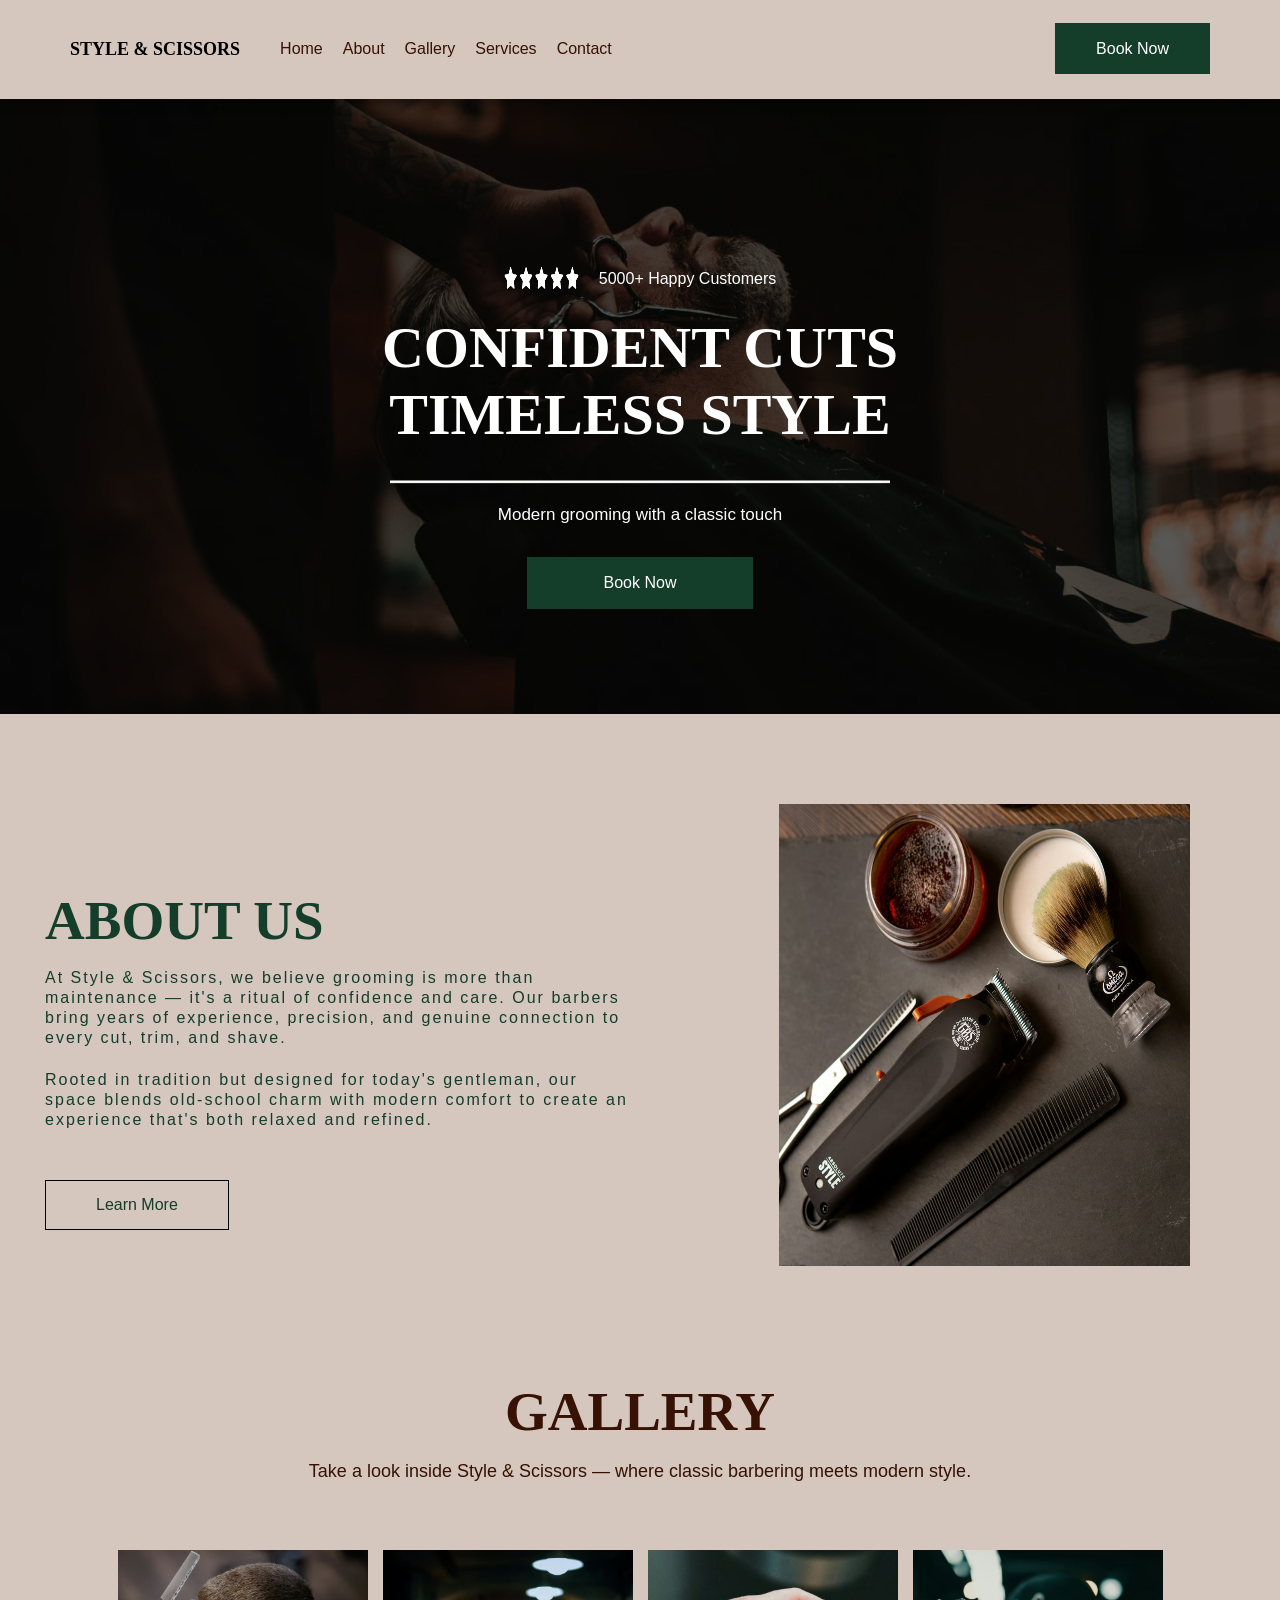
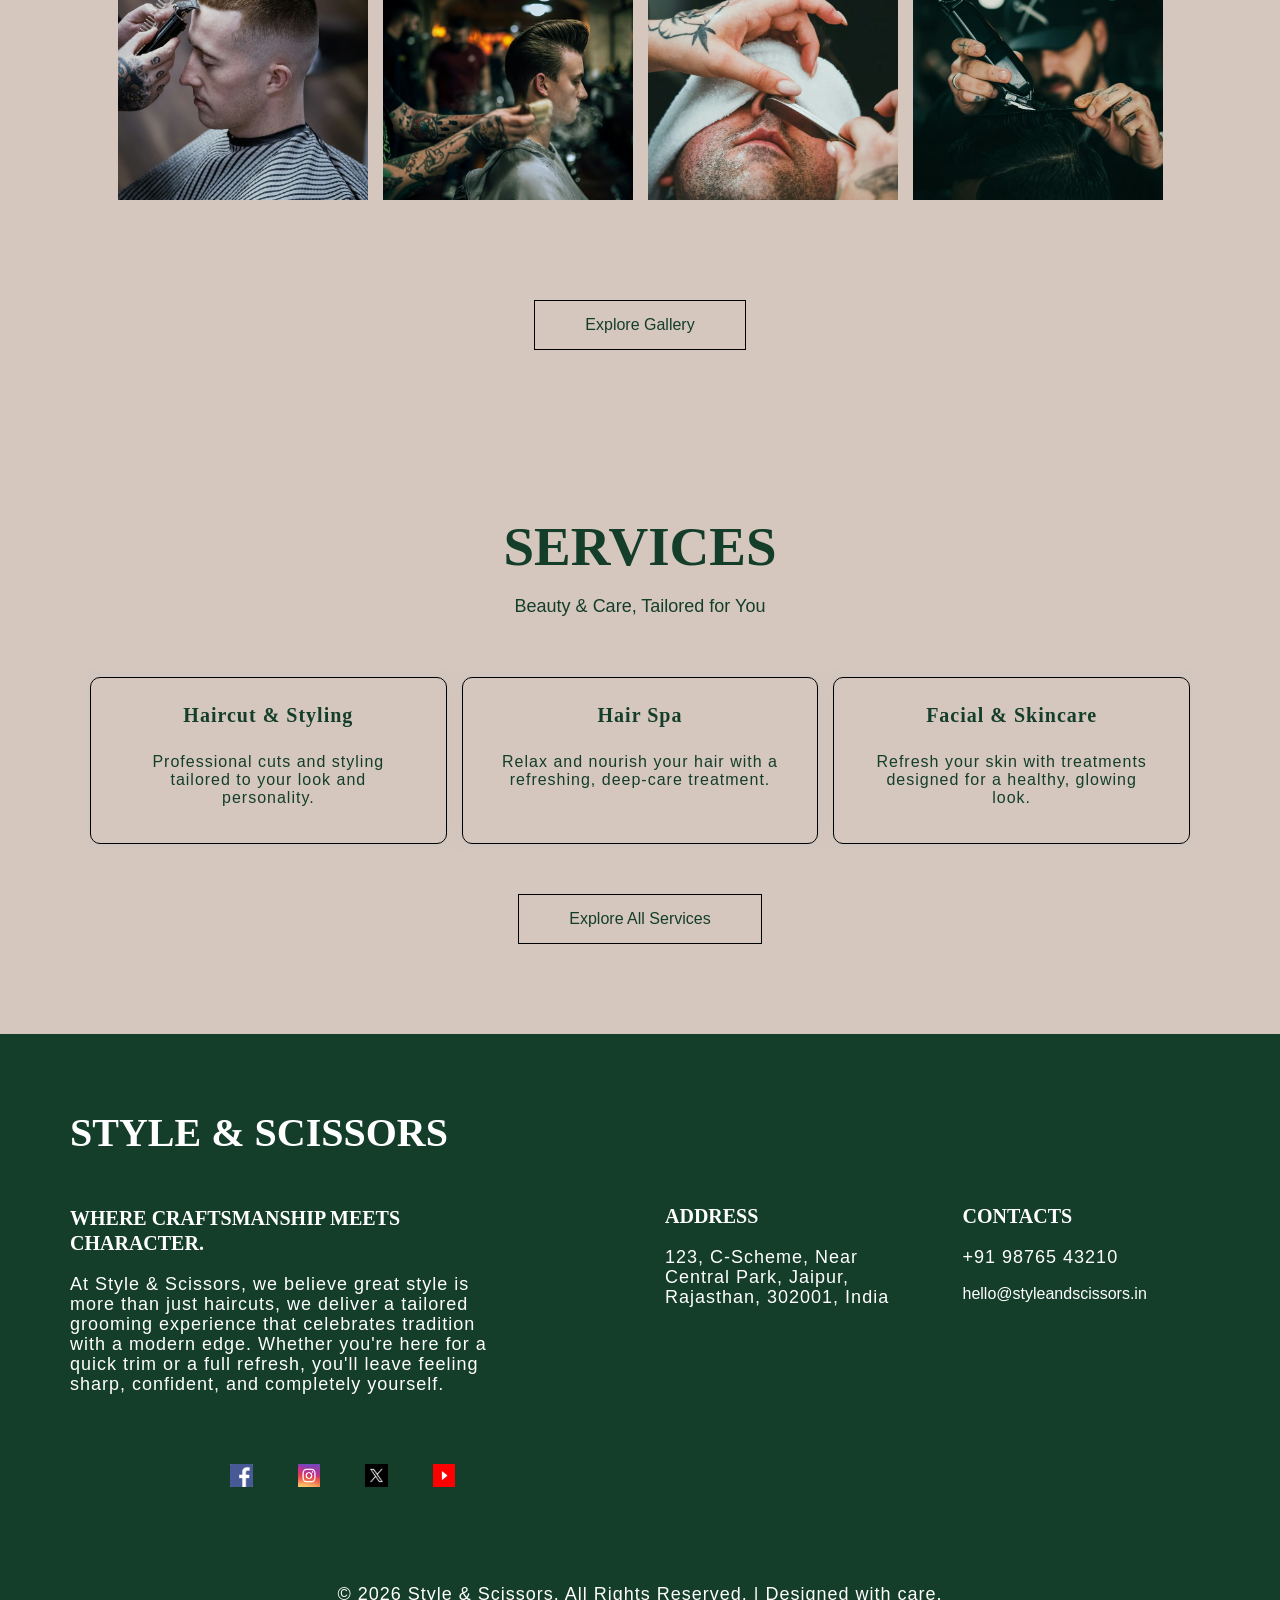
<file: index.html>
<!DOCTYPE html>
<html lang="en">
<head>
    <meta charset="UTF-8">
    <meta name="viewport" content="width=device-width, initial-scale=1.0">
    <title>Style & Scissors | Home</title>
    <link rel="stylesheet" href="style.css">
</head>
<body>
    <nav id="navbar">

    <div id="logo_nav_alingment_div">

        <header id="logo-header">
            <h1>STYLE & SCISSORS</h1>
        </header>

        <div id="navbar_links_home_page_div">
            <a class="navbar_links" href="index.html">Home</a>
            <a class="navbar_links" href="about.html">About</a>
            <a class="navbar_links" href="gallery.html">Gallery</a>
            <a class="navbar_links" href="service.html">Services</a>
            <a class="navbar_links" href="contact.html">Contact</a>
        </div>

    </div>

    <div id="booknow_link_navbar">
        <a id="booknow_link" href="booking.html">Book Now</a>
    </div>

    <div id="hamburger_button_div">
        <button id="hamburger_button">
            <span></span>
        </button>
    </div>

</nav>  
    <section>
        <img id="background_image_for_the_hero_section" src="background image home page.avif" alt="background image">
    </section>
    <section id="hero_section_homepage">
        <div id="div_for_5stars_and_para">
            <img id="id_for_herosection_5star" src="white-5-stars.png" alt="image of five stars">      
            <p id="id_for_herosection_5000">5000+ Happy Customers</p>
        </div>
        <div >
            <h1 id="for2ndh2inherosection">Confident Cuts<br>Timeless Style</h1>
        </div>
        <div id="id_for_herosection_divider_white">
            <img id="id_for_herosection_divider_white_image" src="divider-white.png" alt="image of a thin broad line">                  
        </div>
        <div>
            <p id="for_tagline_hero_section">Modern grooming with a classic touch</p>
        </div>
        <div id="booknow_link_hero_section_div">
            <a id="booknow_link_hero_section" href="booking.html">Book Now</a>
        </div>
    </section>
    <section id="id_for_aboutus_section">
        <div>
            <div>
                <h3 id="heading_for_about_us_section">About us</h3>
            </div>
            <div>
                <p class="para_for_about_us_homepage">At Style & Scissors, we believe grooming is more than maintenance — it's a ritual of confidence and care. Our barbers bring years of experience, precision, and genuine connection to every cut, trim, and shave.</p>
            </div>
            <div>
                <p class="para_for_about_us_homepage">Rooted in tradition but designed for today's gentleman, our space blends old-school charm with modern comfort to create an experience that's both relaxed and refined.</p>
            </div>
            <div id="learn_more_link_for_about_us_section_div">
            <a id="learn_more_link_for_about_us_section" href="about.html">Learn More</a>
            </div>
        </div>
        <div>
            <img id="id_for_aboutsection_trimmer_brush_image" src="home-page-about-us.avif" alt="image of a grooming">
        </div>
    </section>
    <section id="id_for_gallery_section">
        <div id="heading_for_gallery_section_div">
            <h3 id="heading_for_gallery_section">Gallery</h3>
        </div>
        <div>
            <p id="tagline_for_gallery_homepage">Take a look inside Style & Scissors — where classic barbering meets modern style.</p>
        </div>
        <div id="div_for_gallery_images_homepage">
            <img class="images_for_gallery_homepage" src="homepage-gallery-pic-1.avif" alt="image of a haircut">
            <img class="images_for_gallery_homepage" src="homepage-gallery-pic-2.avif" alt="image of a haircut">
            <img class="images_for_gallery_homepage" src="homepage-gallery-pic-3.avif" alt="image of a haircut">
            <img class="images_for_gallery_homepage" src="homepage-gallery-pic-4.avif" alt="image of a haircut">
        </div>
        <div id="explore_gallery_link_for_gallery_section_div">
            <a id="explore_gallery_link_for_gallery_section" href="gallery.html">Explore Gallery</a> 
        </div>
    </section>
    <section id="id_for_service_section">
        <div>
            <h3 id="heading_for_service_section">Services</h3>
        </div>
        <div>
            <p id="tagline_for_service_homepage">Beauty & Care, Tailored for You</p>
        </div>
        <div id="div_for_service_section_3_kinds_of_services">
            <div class="single_section_div_for_services_homepage">
                <div>
                    <h4 class="heading_for_servies_in_homepage">Haircut & Styling</h4>
                </div>
                <div class="descripiton_for_services_at_homepage_div">
                    <p class="descripiton_for_services_at_homepage">Professional cuts and styling tailored to your look and personality.</p>
                </div>
            </div>
            <div class="single_section_div_for_services_homepage">
                <div>
                    <h4 class="heading_for_servies_in_homepage">Hair Spa</h4>
                </div>
                <div class="descripiton_for_services_at_homepage_div">
                    <p class="descripiton_for_services_at_homepage">Relax and nourish your hair with a refreshing, deep-care treatment.</p>
                </div>
            </div>
            <div class="single_section_div_for_services_homepage">
                <div>
                    <h4 class="heading_for_servies_in_homepage">Facial & Skincare</h4>
                </div>
                <div class="descripiton_for_services_at_homepage_div">
                    <p class="descripiton_for_services_at_homepage">Refresh your skin with treatments designed for a healthy, glowing look.</p>
                </div>
            </div>
        </div>
        <div id="explore_services_link_for_services_section_div">
            <a id="explore_services_link_for_services_section" href="service.html">Explore All Services</a>
        </div>
    </section>
    <footer id="footer" >
    <div id="align_div_for_footer">
        <div>
           <div>
            <h3 id="heading_for_footer">STYLE & SCISSORS</h3>
           </div>
           <div>
            <h4 id="second_tagline_for_footer_section">where craftsmanship meets character.</h4>
           </div>
           <div>
            <p id="descripiton_for_footer">At Style & Scissors, we believe great style is more than just haircuts, we deliver a tailored grooming experience that celebrates tradition with a modern edge. Whether you're here for a quick trim or a full refresh, you'll leave feeling sharp, confident, and completely yourself.</p>
           </div>
           <div id="footer_links_div">
            <a class="footer_links" href=""><img class="footer_links_img" src="facebook_img.png" alt="facebook"></a>
            <a class="footer_links" href=""><img class="footer_links_img" src="insta_logo.jpg" alt="Instagram"></a>
            <a class="footer_links" href=""><img class="footer_links_img" src="logo for twitter.png" alt="X"></a>
            <a class="footer_links" href=""><img class="footer_links_img" src="youtube logo.png" alt="Youtube"></a>
           </div>
        </div>
        <div id="div_for_address_and_contacts_in_footer">
            <div>
                <div >
                   <h4 class="address_contact_heading_for_footer_section">Address</h4>
                </div>
                <div>
                   <p class="information_address_contact_para">123, C-Scheme, Near Central Park, Jaipur, Rajasthan, 302001, India</p>
                </div>
            </div>
            <div>
                <div>
                   <h4 class="address_contact_heading_for_footer_section">Contacts</h4>
                </div>
                <div>
                <p class="information_address_contact_para">+91 98765 43210</p>
                <p><a id="information_contact_para_email" href="mailto:hello@styleandscissors.in">hello@styleandscissors.in</a></p>
                </div>
            </div>
        </div>
    </div>
    <div>
        <p id="copyright_for_footer_para">© 2026 Style & Scissors. All Rights Reserved. | Designed with care.</p>
    </div>
    </footer>
</body>
</html>
</file>
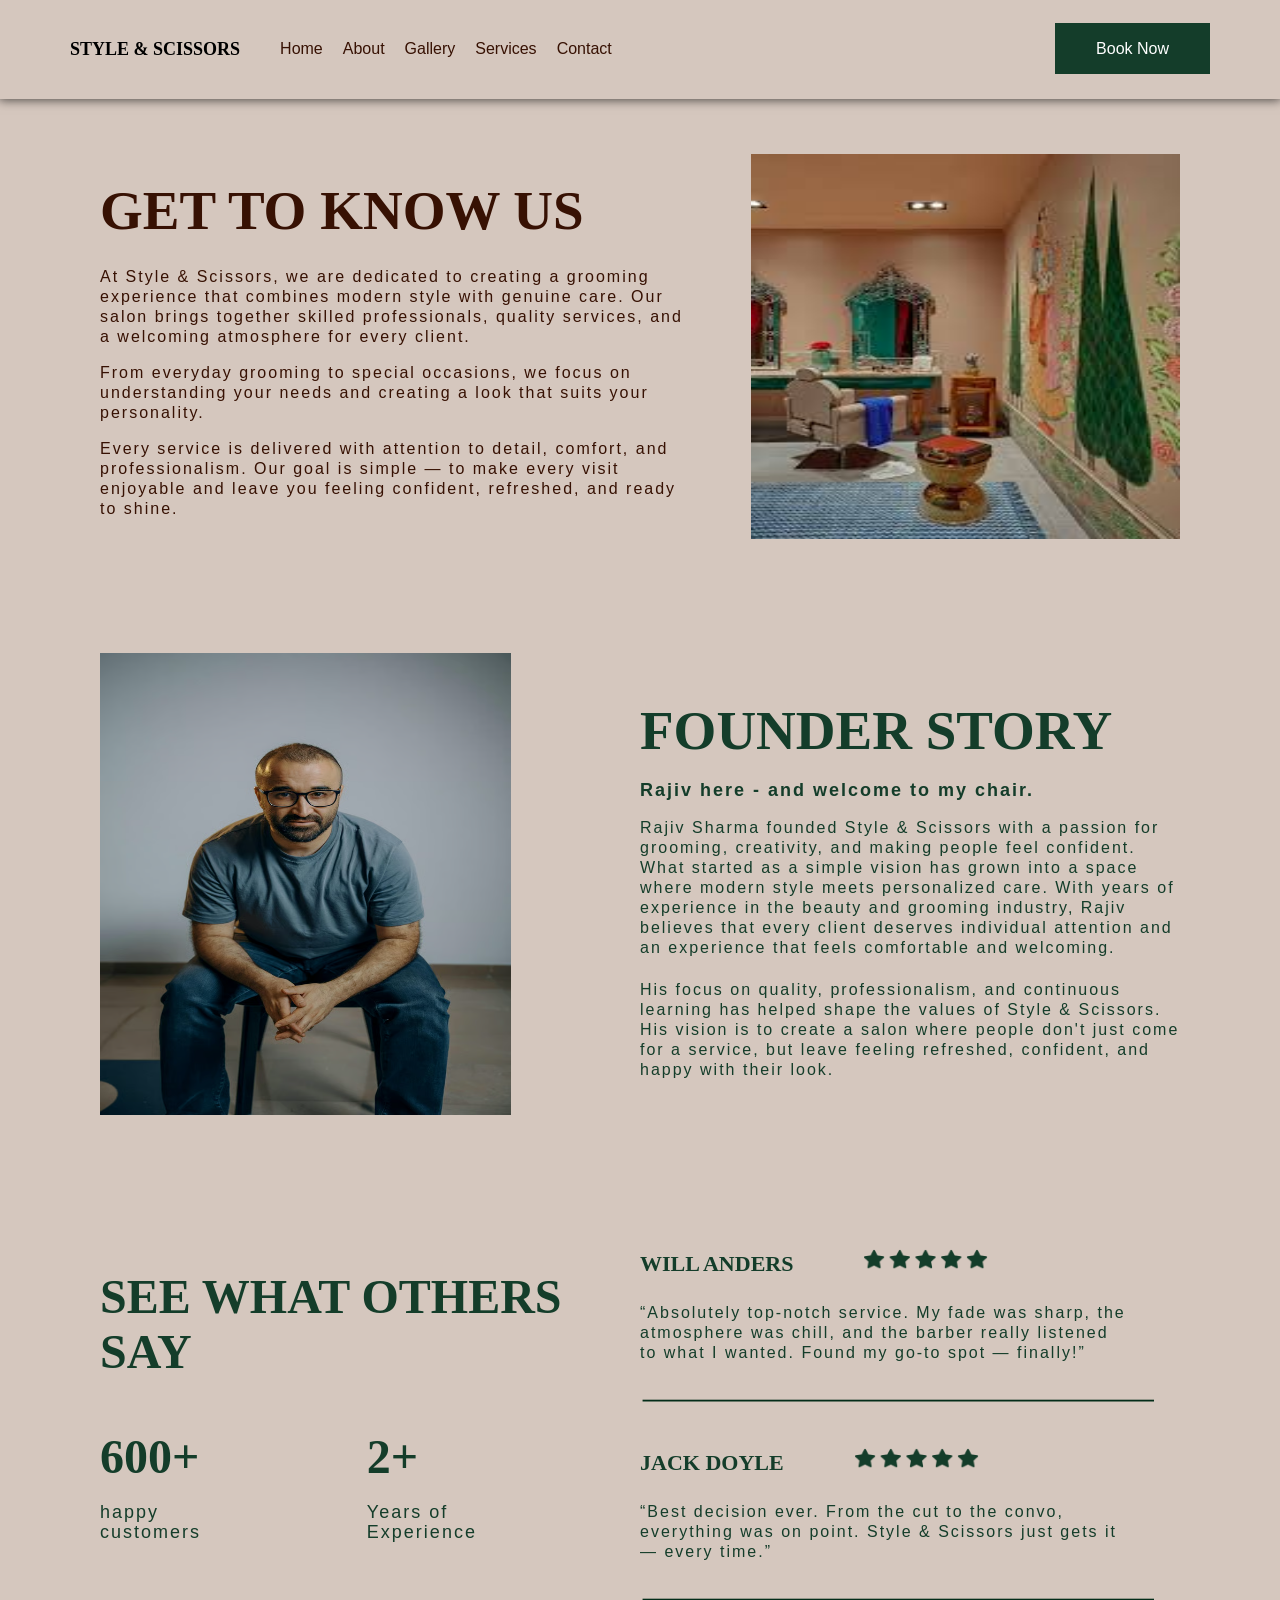
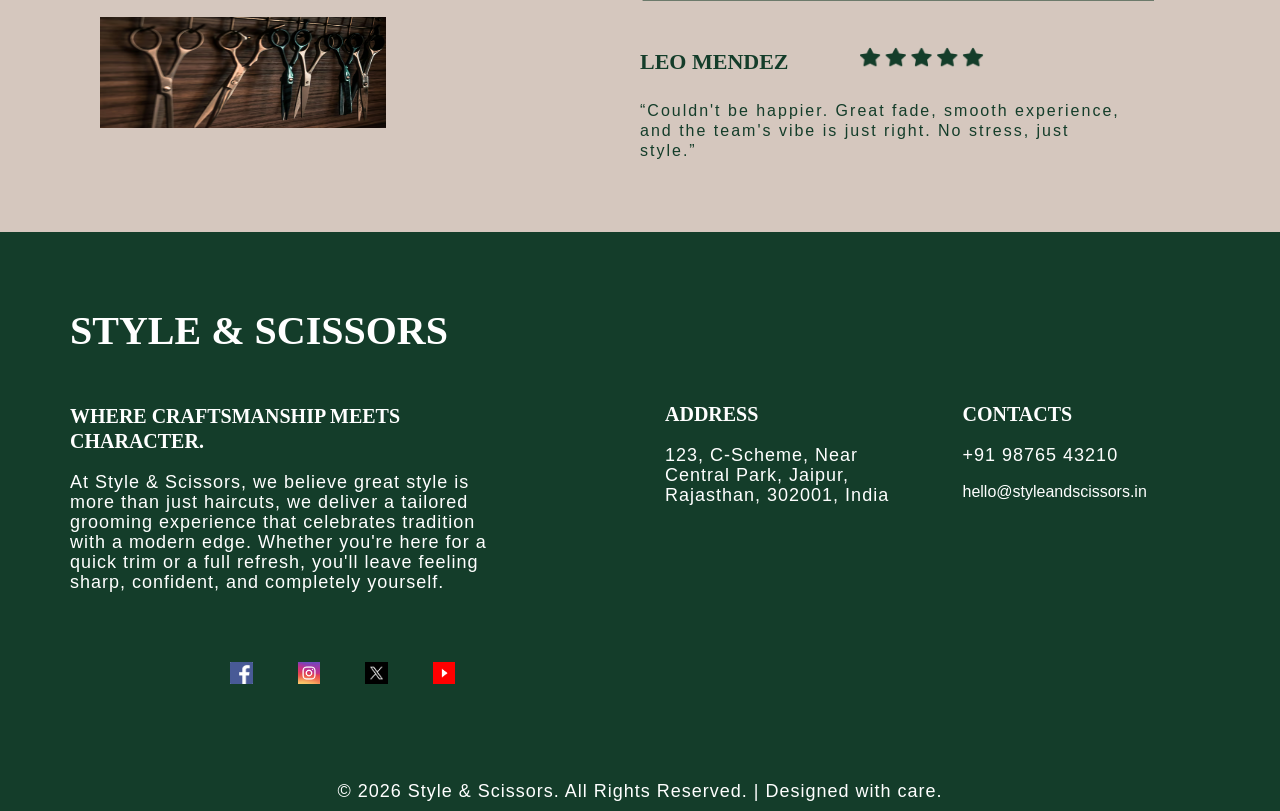
<file: about.html>
<!DOCTYPE html>
<html lang="en">
<head>
    <meta charset="UTF-8">
    <meta name="viewport" content="width=device-width, initial-scale=1.0">
    <title>Style & Scissors | About</title>
    <link rel="stylesheet" href="style.css">
</head>
<body>
      <nav id="navbar">

    <div id="logo_nav_alingment_div">

        <header id="logo-header">
            <h1>STYLE & SCISSORS</h1>
        </header>

        <div id="navbar_links_home_page_div">
            <a class="navbar_links" href="index.html">Home</a>
            <a class="navbar_links" href="about.html">About</a>
            <a class="navbar_links" href="gallery.html">Gallery</a>
            <a class="navbar_links" href="service.html">Services</a>
            <a class="navbar_links" href="contact.html">Contact</a>
        </div>

    </div>

    <div id="booknow_link_navbar">
        <a id="booknow_link" href="booking.html">Book Now</a>
    </div>

    <div id="hamburger_button_div">
        <button id="hamburger_button">
            <span></span>
        </button>
    </div>

</nav>  
    <section id="info_section_for_about_us">
        <div>
            <div>
                <h1 id="heading_for_about_us_page">Get to know us </h1>
            </div>
            <div>
                <p class="para_for_about_us_page">At Style & Scissors, we are dedicated to creating a grooming experience that combines modern style with genuine care. Our salon brings together skilled professionals, quality services, and a welcoming atmosphere for every client.</p>  
                <p class="para_for_about_us_page"> From everyday grooming to special occasions, we focus on understanding your needs and creating a look that suits your personality.</p>
                <p class="para_for_about_us_page">Every service is delivered with attention to detail, comfort, and professionalism. Our goal is simple — to make every visit enjoyable and leave you feeling confident, refreshed, and ready to shine.</p>
            </div>
        </div>
        <div>
            <img id="id_for_about_section_img" src="about-us-page-main-image.avif" alt="Style & Scissors salon interior">
        </div>
    </section>
    <section id="founder_section_for_about_us">
        <div  id="div_for_founder_image">
            <img  id="id_for_founder_section_img" src="about-us-founder-picture.avif" alt="Founder of Style & Scissors">
        </div>
        <div id="div_for_founder_heading_and_para">
            <div>
                <h1 id="heading_for_founder_section">Founder Story</h1>
            </div>
            <div>
                <div>
                    <h3 id="tagline_for_founder_section">Rajiv here - and welcome to my chair.</h3>
                </div>
                
                <div>
                <p class="para_for_founder_section">Rajiv Sharma founded Style & Scissors with a passion for grooming, creativity, and making people feel confident. What started as a simple vision has grown into a space where modern style meets personalized care. With years of experience in the beauty and grooming industry, Rajiv believes that every client deserves individual attention and an experience that feels comfortable and welcoming.</p>  
                <p class="para_for_founder_section">His focus on quality, professionalism, and continuous learning has helped shape the values of Style & Scissors. His vision is to create a salon where people don't just come for a service, but leave feeling refreshed, confident, and happy with their look.</p>
                </div>
            </div>
        </div>
    </section>
    <section id="section_for_review_page_aboutus">
        <div id="div_for_reviews__headings_aboutuspage">
            <div>
                <h1 class="headings_of_review_section_aboutuspage">See what others say </h1>
            </div>
            <div id="div_for_600_and_2_review">
                <div>
                <h1 class="headings_of_review_section_aboutuspage">600+</h1>
                <p class="para_for_about_us_page_reviews_section_headings">happy customers</p>
                </div>
                <div>
                <h1 class="headings_of_review_section_aboutuspage">2+</h1>
                <p class="para_for_about_us_page_reviews_section_headings">Years of Experience</p>
                </div>
            </div>
            <div>
                <img id="img_for_review_about_us_page" src="review-image-scissors-photo.avif" alt="image of Scissors">
            </div>
        </div>
        <div >
            <div>
                <div class="div_for_name_and_stars">
                    <div>
                        <h3 class="names_of_reviwers_about_us_page">Will Anders</h3>
                    </div>
                    <div>
                        <img class="images_of_green_star" src="5-stars-rating-green.png" alt="image of 5 stars">
                    </div>
                </div>
                <div>
                    <p class="para_for_review_aboutuspage">“Absolutely top-notch service. My fade was sharp, the atmosphere was chill, and the barber really listened to what I wanted. Found my go-to spot — finally!”</p>
                </div>
                <div>
                    <img class="divider_line_for_reviews" src="divider-green.png" alt="image of a straight line">
                </div>
            </div>
            <div>
                <div class="div_for_name_and_stars">
                    <div>
                        <h3 class="names_of_reviwers_about_us_page">Jack Doyle</h3>
                    </div>
                    <div>
                        <img class="images_of_green_star" src="5-stars-rating-green.png" alt="image of 5 stars">
                    </div>
                </div>
                <div>
                    <p class="para_for_review_aboutuspage" >“Best decision ever. From the cut to the convo, everything was on point. Style & Scissors just gets it — every time.”</p>
                </div>
                <div>
                    <img class="divider_line_for_reviews" src="divider-green.png" alt="image of a straight line">
                </div>
            </div>
            <div>
                <div class="div_for_name_and_stars">
                    <div>
                        <h3 class="names_of_reviwers_about_us_page">Leo Mendez</h3>
                    </div>
                    <div>
                        <img class="images_of_green_star" src="5-stars-rating-green.png" alt="image of 5 stars">
                    </div>
                </div>
                <div>
                    <p class="para_for_review_aboutuspage">“Couldn't be happier. Great fade, smooth experience, and the team's vibe is just right. No stress, just style.”</p>
                </div>
            </div>
        </div>
    </section>
    <footer id="footer" >
    <div id="align_div_for_footer">
        <div>
           <div>
            <h3 id="heading_for_footer">STYLE & SCISSORS</h3>
           </div>
           <div>
            <h4 id="second_tagline_for_footer_section">where craftsmanship meets character.</h4>
           </div>
           <div>
            <p id="descripiton_for_footer">At Style & Scissors, we believe great style is more than just haircuts, we deliver a tailored grooming experience that celebrates tradition with a modern edge. Whether you're here for a quick trim or a full refresh, you'll leave feeling sharp, confident, and completely yourself.</p>
           </div>
           <div id="footer_links_div">
            <a class="footer_links" href=""><img class="footer_links_img" src="facebook_img.png" alt="facebook"></a>
            <a class="footer_links" href=""><img class="footer_links_img" src="insta_logo.jpg" alt="Instagram"></a>
            <a class="footer_links" href=""><img class="footer_links_img" src="logo for twitter.png" alt="X"></a>
            <a class="footer_links" href=""><img class="footer_links_img" src="youtube logo.png" alt="Youtube"></a>
           </div>
        </div>
        <div id="div_for_address_and_contacts_in_footer">
            <div>
                <div >
                   <h4 class="address_contact_heading_for_footer_section">Address</h4>
                </div>
                <div>
                   <p class="information_address_contact_para">123, C-Scheme, Near Central Park, Jaipur, Rajasthan, 302001, India</p>
                </div>
            </div>
            <div>
                <div>
                   <h4 class="address_contact_heading_for_footer_section">Contacts</h4>
                </div>
                <div>
                <p class="information_address_contact_para">+91 98765 43210</p>
                <p><a id="information_contact_para_email" href="mailto:hello@styleandscissors.in">hello@styleandscissors.in</a></p>
                </div>
            </div>
        </div>
    </div>
    <div>
        <p id="copyright_for_footer_para">© 2026 Style & Scissors. All Rights Reserved. | Designed with care.</p>
    </div>
    </footer>
</body>
</html>
</file>
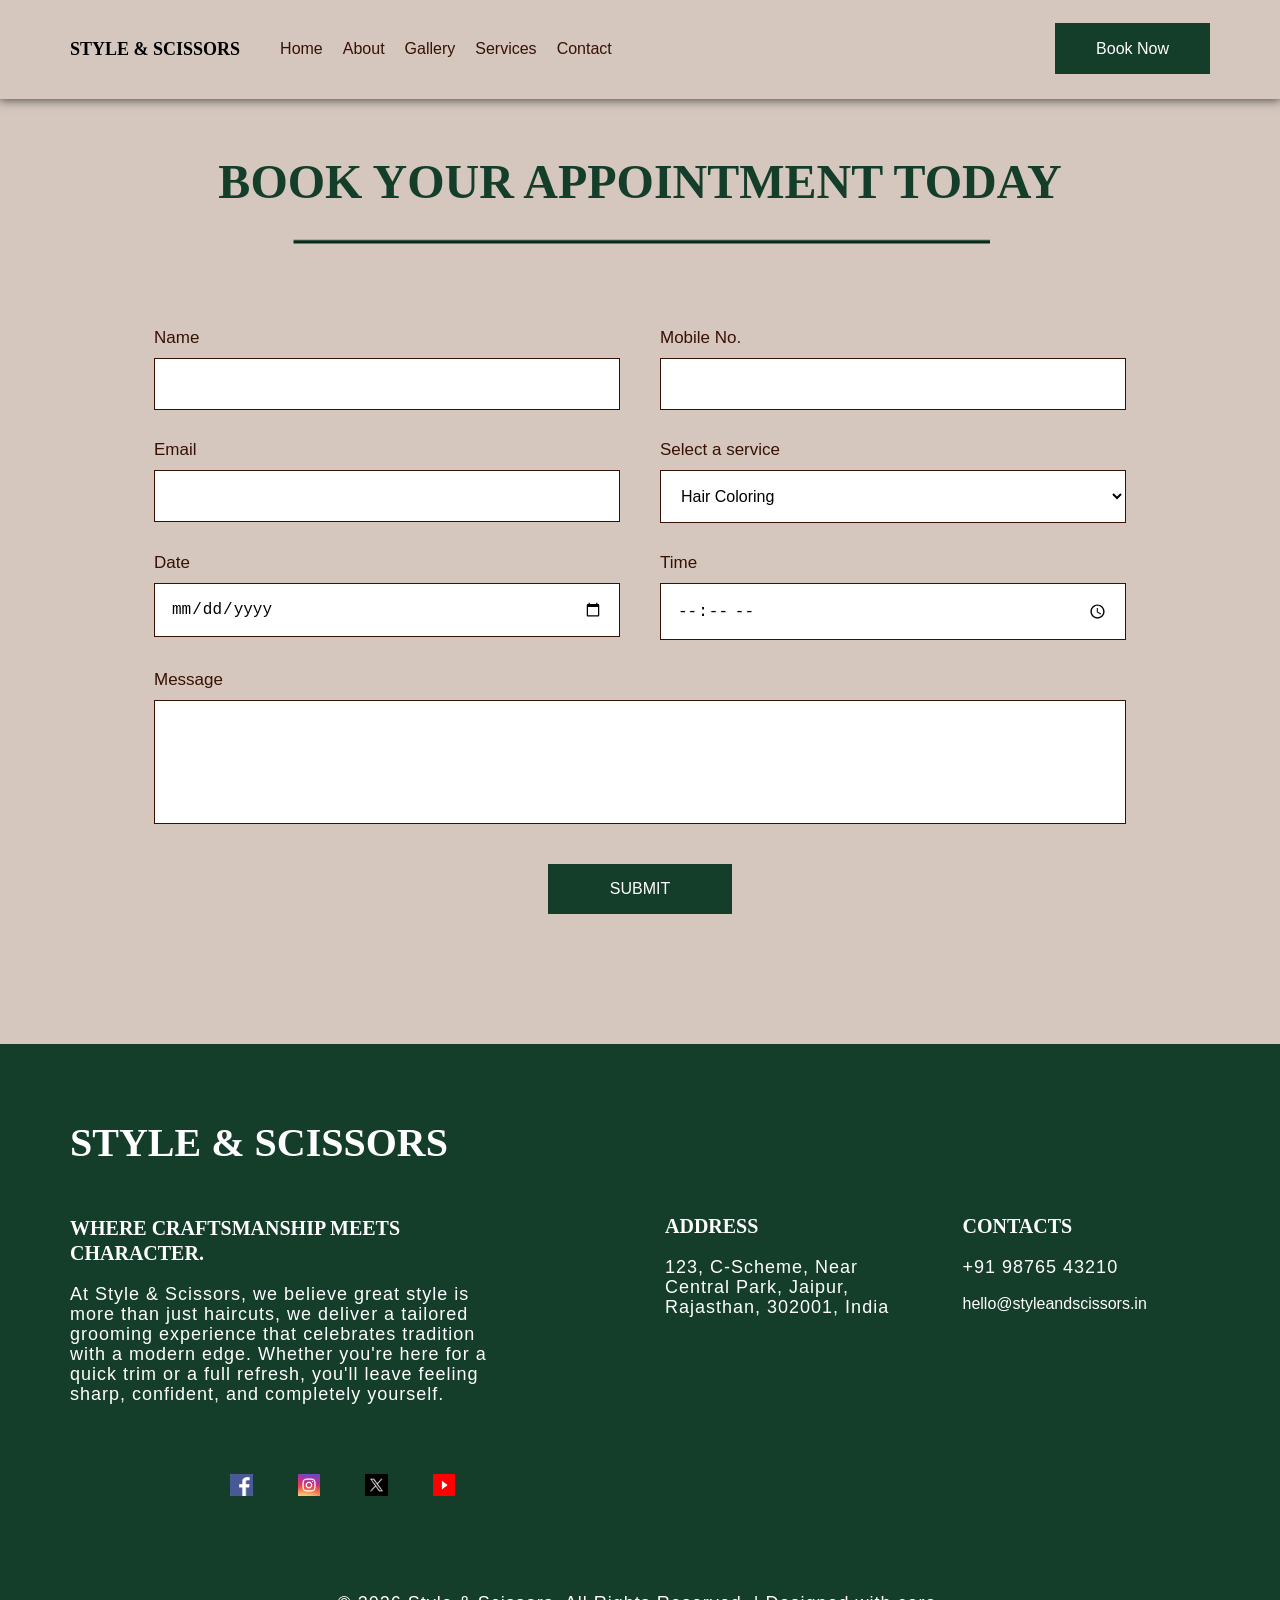
<file: booking.html>
<!DOCTYPE html>
<html lang="en">
<head>
    <meta charset="UTF-8">
    <meta name="viewport" content="width=device-width, initial-scale=1.0">
    <title>Style & Scissors | Booking</title>
    <link rel="stylesheet" href="style.css">
</head>
<body>
     <nav id="navbar">

    <div id="logo_nav_alingment_div">

        <header id="logo-header">
            <h1>STYLE & SCISSORS</h1>
        </header>

        <div id="navbar_links_home_page_div">
            <a class="navbar_links" href="index.html">Home</a>
            <a class="navbar_links" href="about.html">About</a>
            <a class="navbar_links" href="gallery.html">Gallery</a>
            <a class="navbar_links" href="service.html">Services</a>
            <a class="navbar_links" href="contact.html">Contact</a>
        </div>

    </div>

    <div id="booknow_link_navbar">
        <a id="booknow_link" href="booking.html">Book Now</a>
    </div>

    <div id="hamburger_button_div">
        <button id="hamburger_button">
            <span></span>
        </button>
    </div>

</nav>  
    <section id="section_for_booking_page">
        <div>
        <h1 id="heading_for_booking_page">BOOK YOUR APPOINTMENT TODAY</h1>
        </div>
        <div id="divider_for_booking_page_heading_div">
            <img id="divider_for_booking_page_heading" src="divider-green.png" alt="image of a straight line">
        </div>
       <div id="form_on_the_booking_page">

            <form id="project1_booking_form">
                <div class="align_div_for_booking">
                    <div class="booking_field">
                        <label for="name_booking">Name</label>
                        <input
                            type="text"
                            id="name_booking"
                            name="name"
                            required
                        >
                    </div>

                    <div class="booking_field">
                        <label for="mobile_number_booking">Mobile No.</label>
                        <input
                            type="tel"
                            id="mobile_number_booking"
                            name="mobile_number"
                            required
                        >
                    </div>

                </div>


                <!-- Email + Service -->
                <div class="align_div_for_booking">

                    <div class="booking_field">
                        <label for="email_booking">Email</label>
                        <input
                            type="email"
                            id="email_booking"
                            name="email"
                            required
                        >
                    </div>

                    <div class="booking_field">
                        <label for="servicetype_booking">
                            Select a service
                        </label>

                        <select
                            name="servicetype"
                            id="servicetype_booking"
                            required
                        >
                            <option value="Hair Coloring">Hair Coloring</option>
                            <option value="Beard Styling">Beard Styling</option>
                            <option value="Facial & Skincare">Facial & Skincare</option>
                            <option value="Hair Spa">Hair Spa</option>
                            <option value="Haircut & Styling">Haircut & Styling</option>
                            <option value="Head Massage">Head Massage</option>
                            <option value="Beard Trim">Beard Trim</option>
                            <option value="Shaving">Shaving</option>
                            <option value="Manicure">Manicure</option>
                            <option value="Pedicure">Pedicure</option>
                            <option value="Hair Treatment">Hair Treatment</option>
                            <option value="Party & Event Styling">Party & Event Styling</option>
                        </select>
                    </div>

                </div>


                <!-- Date + Time -->
                <div class="align_div_for_booking">

                    <div class="booking_field">
                        <label for="date_booking">Date</label>
                        <input
                            type="date"
                            id="date_booking"
                            name="date"
                            required
                        >
                    </div>

                    <div class="booking_field">
                        <label for="time_booking">Time</label>
                        <input
                            type="time"
                            id="time_booking"
                            name="time"
                            required
                        >
                    </div>

                </div>


                <!-- Message -->
                <div class="booking_message_field">

                    <label for="message_booking">Message</label>

                    <textarea
                        name="message"
                        id="message_booking"
                        rows="5"
                    ></textarea>

                </div>


                <!-- Submit -->
                <div id="submit_button_div">
                    <input
                        type="submit"
                        id="submit_button"
                        value="SUBMIT"
                    >
                </div>

            </form>

        </div>

    </section>
    <footer id="footer" >
    <div id="align_div_for_footer">
        <div>
           <div>
            <h3 id="heading_for_footer">STYLE & SCISSORS</h3>
           </div>
           <div>
            <h4 id="second_tagline_for_footer_section">where craftsmanship meets character.</h4>
           </div>
           <div>
            <p id="descripiton_for_footer">At Style & Scissors, we believe great style is more than just haircuts, we deliver a tailored grooming experience that celebrates tradition with a modern edge. Whether you're here for a quick trim or a full refresh, you'll leave feeling sharp, confident, and completely yourself.</p>
           </div>
           <div id="footer_links_div">
            <a class="footer_links" href=""><img class="footer_links_img" src="facebook_img.png" alt="facebook"></a>
            <a class="footer_links" href=""><img class="footer_links_img" src="insta_logo.jpg" alt="Instagram"></a>
            <a class="footer_links" href=""><img class="footer_links_img" src="logo for twitter.png" alt="X"></a>
            <a class="footer_links" href=""><img class="footer_links_img" src="youtube logo.png" alt="Youtube"></a>
           </div>
        </div>
        <div id="div_for_address_and_contacts_in_footer">
            <div>
                <div >
                   <h4 class="address_contact_heading_for_footer_section">Address</h4>
                </div>
                <div>
                   <p class="information_address_contact_para">123, C-Scheme, Near Central Park, Jaipur, Rajasthan, 302001, India</p>
                </div>
            </div>
            <div>
                <div>
                   <h4 class="address_contact_heading_for_footer_section">Contacts</h4>
                </div>
                <div>
                <p class="information_address_contact_para">+91 98765 43210</p>
                <p><a id="information_contact_para_email" href="mailto:hello@styleandscissors.in">hello@styleandscissors.in</a></p>
                </div>
            </div>
        </div>
    </div>
    <div>
        <p id="copyright_for_footer_para">© 2026 Style & Scissors. All Rights Reserved. | Designed with care.</p>
    </div>
    </footer>
</body>
</html>
</file>
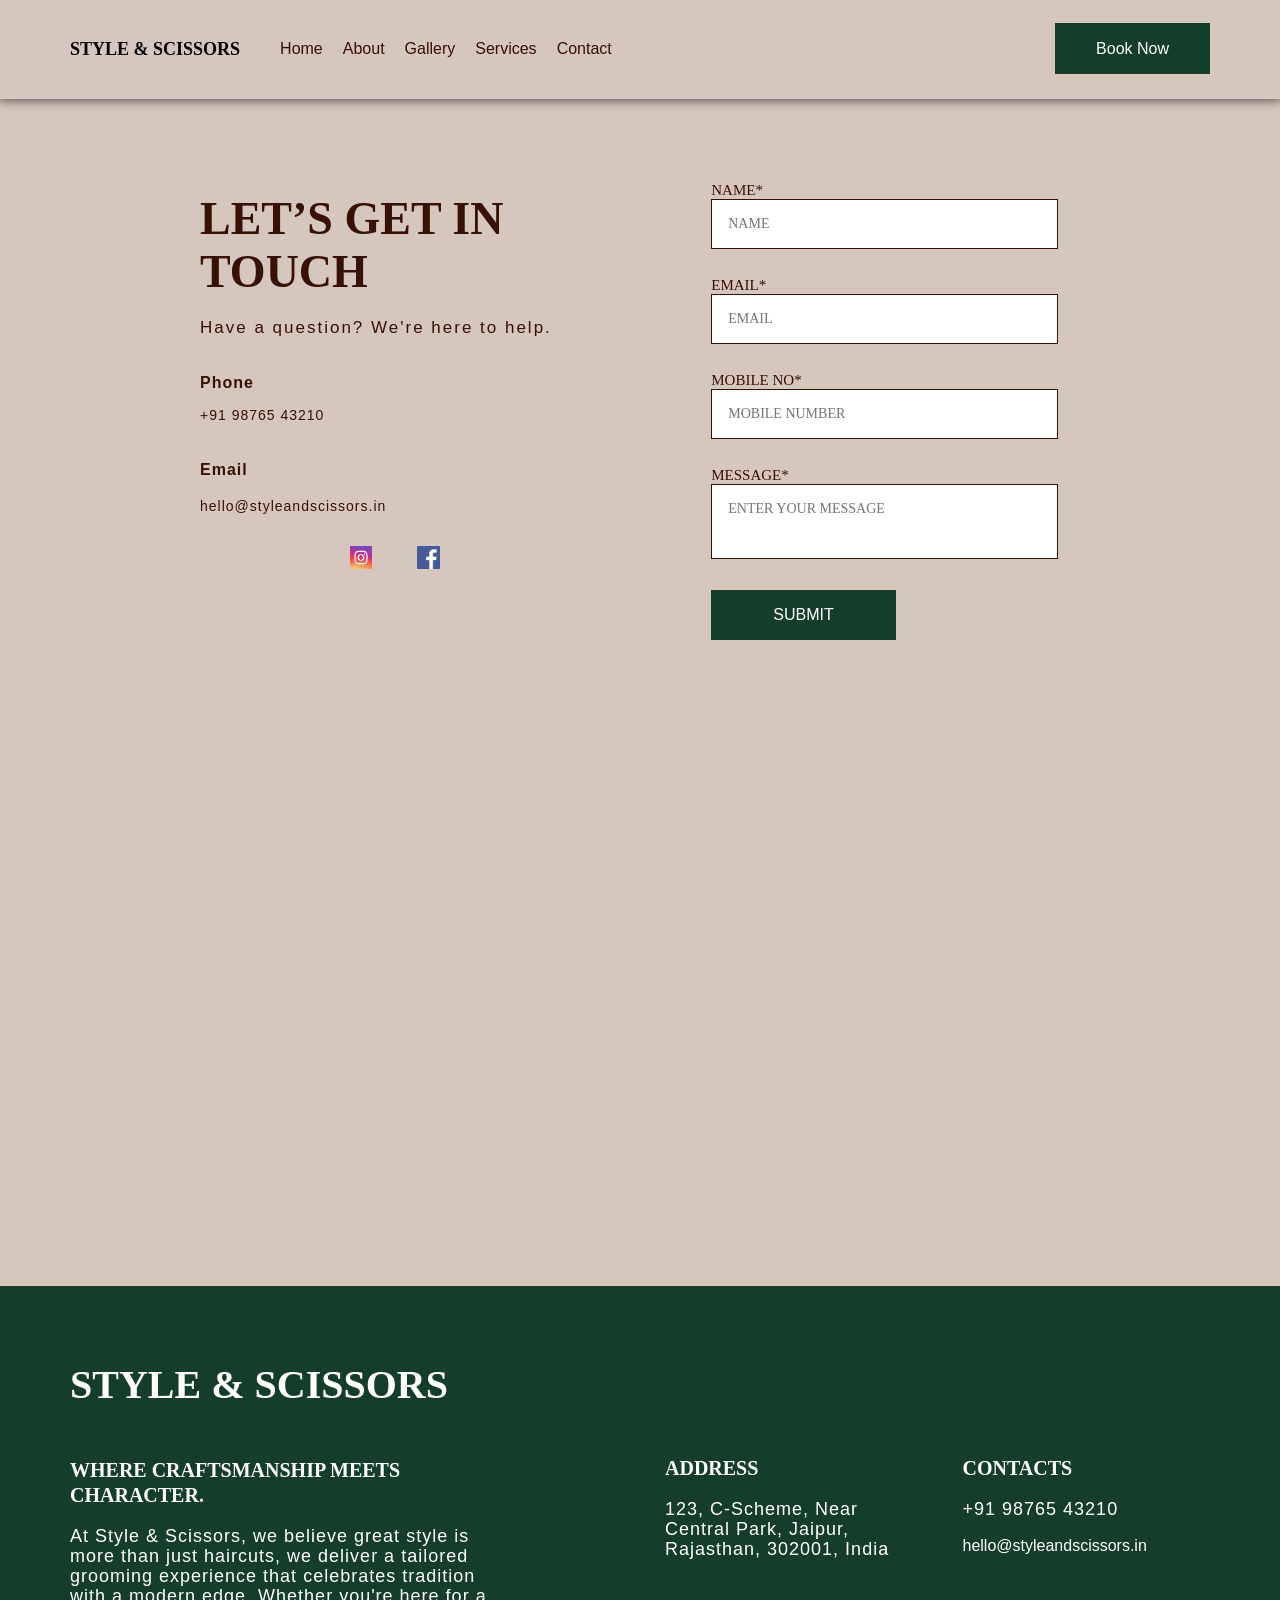
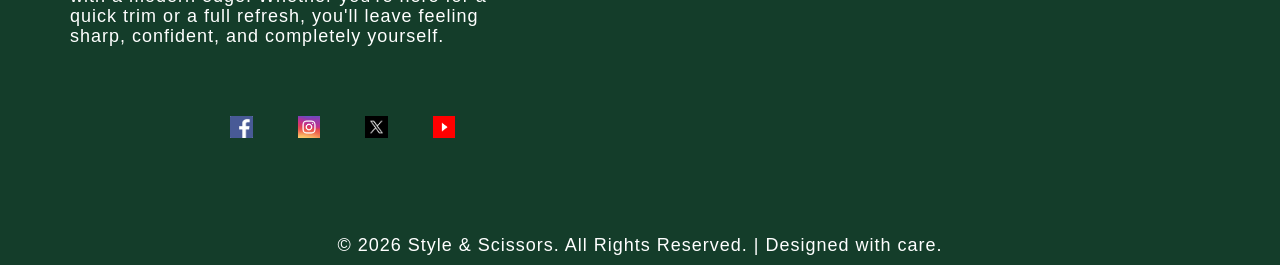
<file: contact.html>
<!DOCTYPE html>
<html lang="en">
<head>
    <meta charset="UTF-8">
    <meta name="viewport" content="width=device-width, initial-scale=1.0">
    <title>Style & Scissors | Contact</title>
    <link rel="stylesheet" href="style.css">
</head>
<body>
    <nav id="navbar">

    <div id="logo_nav_alingment_div">

        <header id="logo-header">
            <h1>STYLE & SCISSORS</h1>
        </header>

        <div id="navbar_links_home_page_div">
            <a class="navbar_links" href="index.html">Home</a>
            <a class="navbar_links" href="about.html">About</a>
            <a class="navbar_links" href="gallery.html">Gallery</a>
            <a class="navbar_links" href="service.html">Services</a>
            <a class="navbar_links" href="contact.html">Contact</a>
        </div>

    </div>

    <div id="booknow_link_navbar">
        <a id="booknow_link" href="booking.html">Book Now</a>
    </div>

    <div id="hamburger_button_div">
        <button id="hamburger_button">
            <span></span>
        </button>
    </div>

</nav>  
    <section id="section_for_contact_page_divider">
        <div id="div_with_info_on_contact_page">
            <div>
                <h1 id="heading_in_the_contact_page">Let’s Get in Touch</h1>
            </div>
            <div>
                <p id="tagline_for_contact_page">Have a question? We're here to help.</p>
            </div>
            <div>
                <div>
                    <h3 class="phone_and_mail_heading_contact_page">Phone</h3>
                </div>
                <div>
                    <p id="phone_number_contact_page">+91 98765 43210</p>
                </div>
            </div>
            <div>
                <div>
                    <h3 class="phone_and_mail_heading_contact_page">Email</h3>
                </div>
                <div id="div_for_email_contact_page">
                    <p><a id="email_for_contact_page" href="mailto:hello@styleandscissors.in">hello@styleandscissors.in</a></p>
                </div>
            </div>
            <div id="footer_links_div">
                <div>
                    <a href="@instagram.com"><img class="footer_links_img" src="insta_logo.jpg" alt="image of Instagram"></a>
                </div>
                <div>
                    <a href="@facebook.com"><img class="footer_links_img" src="facebook_img.png" alt="image of facebook"></a>
                </div>
            </div>
        </div>
        <div id="form_on_the_contact_page">
            <form id="project1_contact_me_form">
                <div>
                    <label class="formcontents" for="name">Name*</label>
                    <input type="text" id="name" name="name" placeholder="NAME" required>
                </div>
                <div>
                   <label class="formcontents" for="email">Email*</label>
                   <input type="email" id="email" name="email" placeholder="EMAIL" required>
                </div>
                <div>
                   <label class="formcontents" for="mobile_number">Mobile no*</label>
                   <input type="tel" id="mobile_number" name="mobile_number" placeholder="MOBILE NUMBER" required>
                </div>
                <div>
                   <label class="formcontents" for="message">Message*</label>
                   <textarea name="message" id="message" placeholder="ENTER YOUR MESSAGE"></textarea>
                </div>
                <div id="div_for_submit_contact_page">
                   <input type="submit" id="submit_button" value="SUBMIT" > 
                </div>
            </form>
        </div>
    </section>
    <section id="section_for_map">
        <iframe id="map_for_contact_page" src="https://www.google.com/maps/embed?pb=!1m18!1m12!1m3!1d889.4810029880399!2d75.79404438672613!3d26.905906612670403!2m3!1f0!2f0!3f0!3m2!1i1024!2i768!4f13.1!3m3!1m2!1s0x396db4106966efe5%3A0x9764a836fec9aa8c!2sStyle%20'n'%20Scissors!5e0!3m2!1sen!2sin!4v1790408116604!5m2!1sen!2sin" width="600" height="450" style="border:0;" allowfullscreen="" loading="lazy" referrerpolicy="strict-origin-when-cross-origin">frameborder="0">Location</iframe>
    </section>
    <footer id="footer" >
    <div id="align_div_for_footer">
        <div>
           <div>
            <h3 id="heading_for_footer">STYLE & SCISSORS</h3>
           </div>
           <div>
            <h4 id="second_tagline_for_footer_section">where craftsmanship meets character.</h4>
           </div>
           <div>
            <p id="descripiton_for_footer">At Style & Scissors, we believe great style is more than just haircuts, we deliver a tailored grooming experience that celebrates tradition with a modern edge. Whether you're here for a quick trim or a full refresh, you'll leave feeling sharp, confident, and completely yourself.</p>
           </div>
           <div id="footer_links_div">
            <a class="footer_links" href=""><img class="footer_links_img" src="facebook_img.png" alt="facebook"></a>
            <a class="footer_links" href=""><img class="footer_links_img" src="insta_logo.jpg" alt="Instagram"></a>
            <a class="footer_links" href=""><img class="footer_links_img" src="logo for twitter.png" alt="X"></a>
            <a class="footer_links" href=""><img class="footer_links_img" src="youtube logo.png" alt="Youtube"></a>
           </div>
        </div>
        <div id="div_for_address_and_contacts_in_footer">
            <div>
                <div >
                   <h4 class="address_contact_heading_for_footer_section">Address</h4>
                </div>
                <div>
                   <p class="information_address_contact_para">123, C-Scheme, Near Central Park, Jaipur, Rajasthan, 302001, India</p>
                </div>
            </div>
            <div>
                <div>
                   <h4 class="address_contact_heading_for_footer_section">Contacts</h4>
                </div>
                <div>
                <p class="information_address_contact_para">+91 98765 43210</p>
                <p><a id="information_contact_para_email" href="mailto:hello@styleandscissors.in">hello@styleandscissors.in</a></p>
                </div>
            </div>
        </div>
    </div>
    <div>
        <p id="copyright_for_footer_para">© 2026 Style & Scissors. All Rights Reserved. | Designed with care.</p>
    </div>
    </footer>
</body>
</html>
</file>
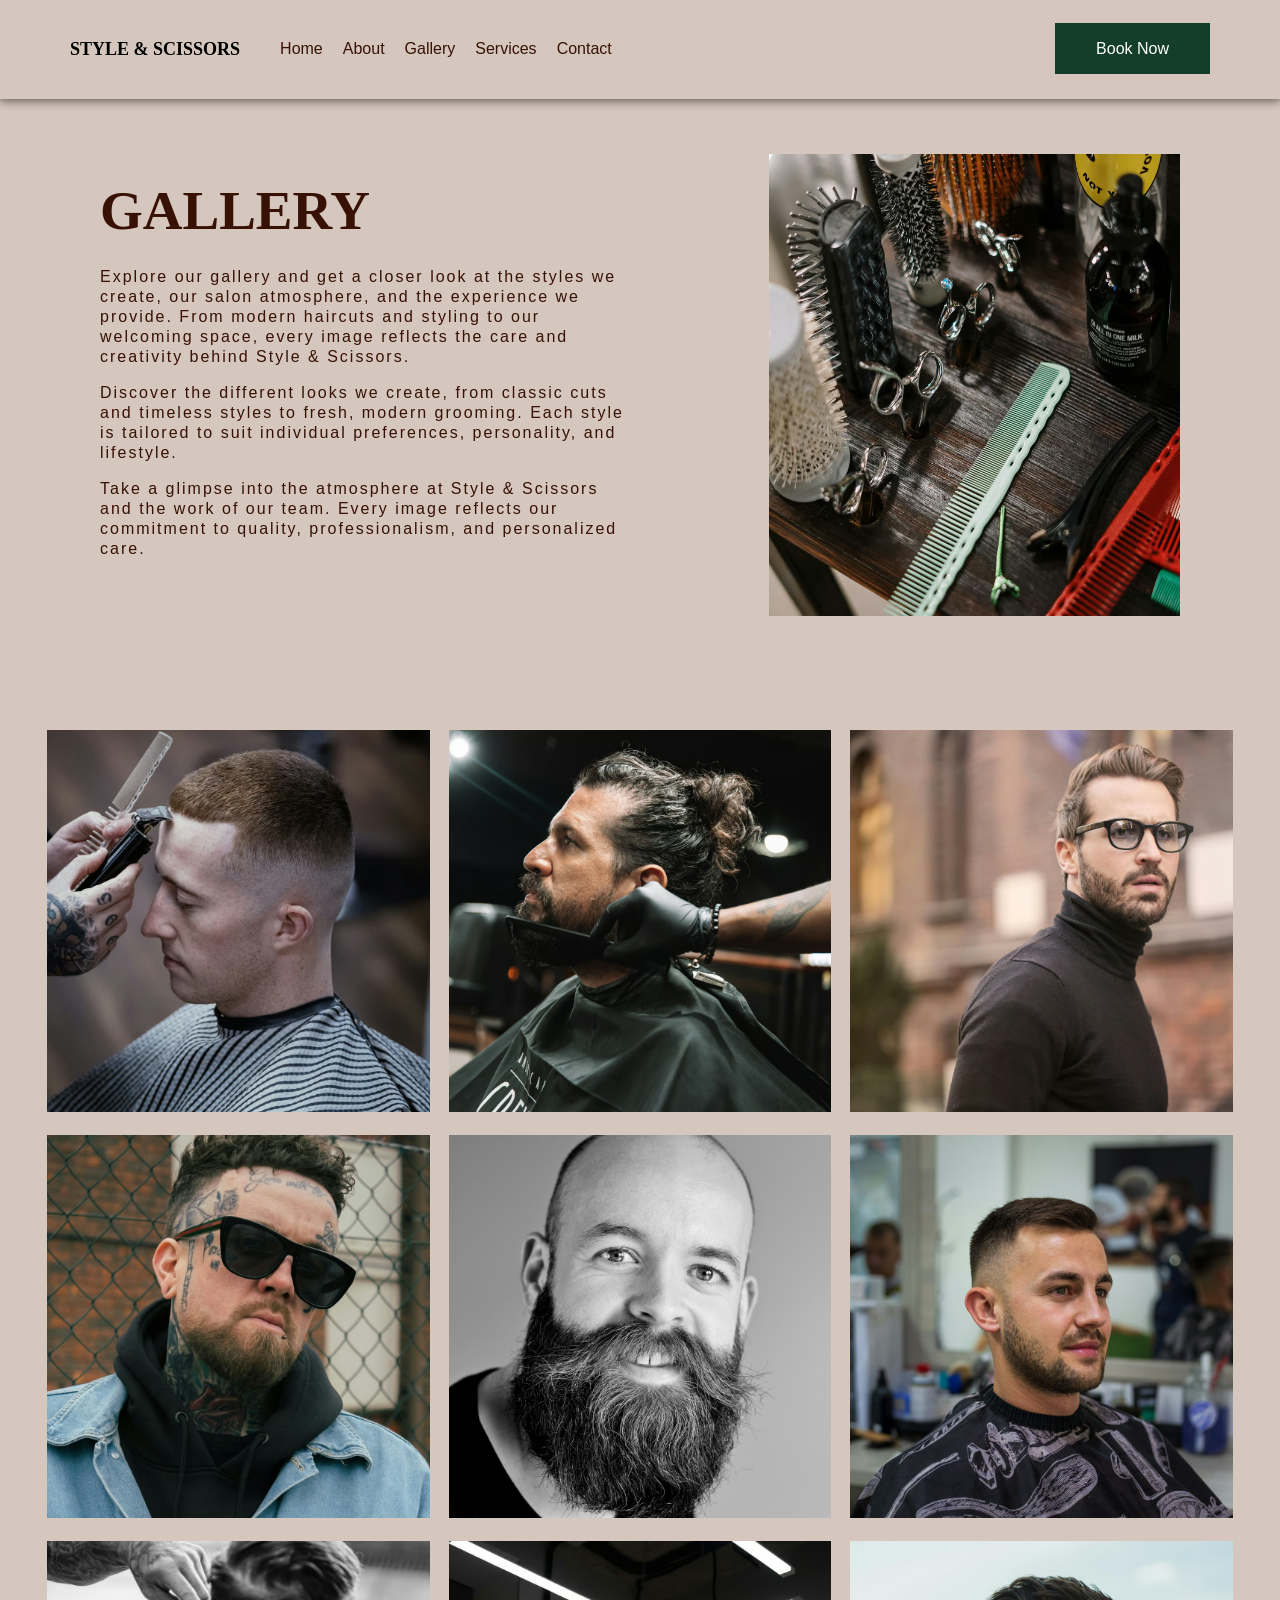
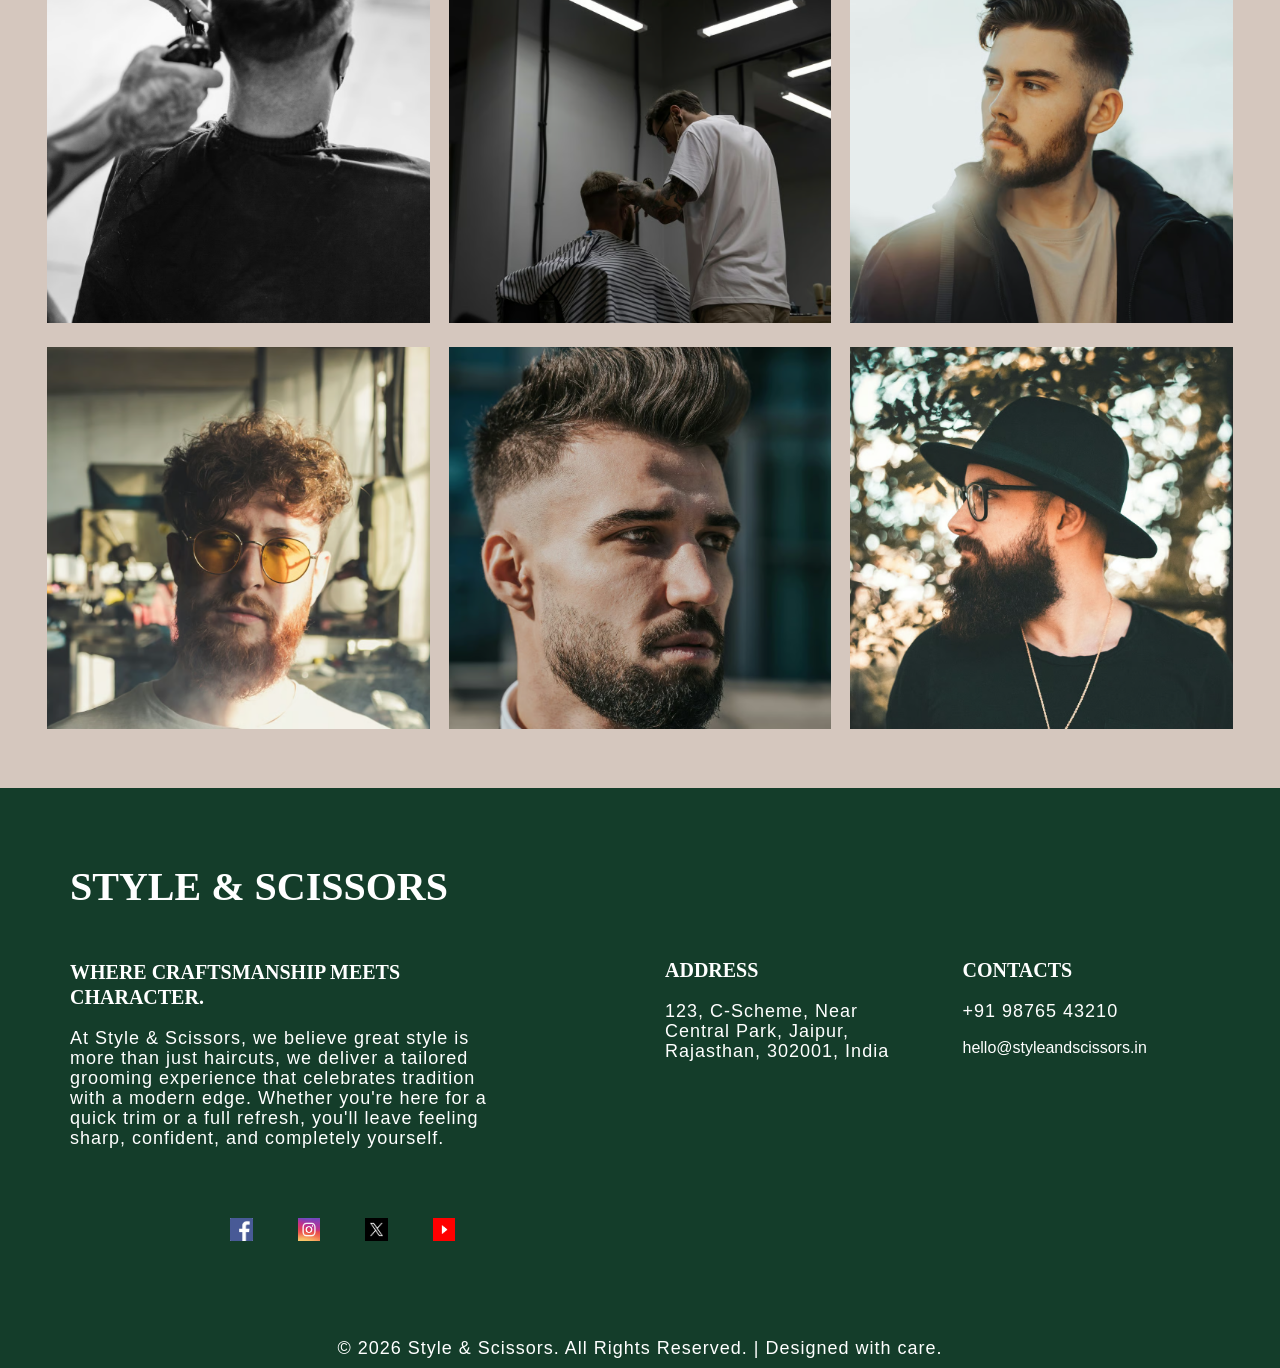
<file: gallery.html>
<!DOCTYPE html>
<html lang="en">
<head>
    <meta charset="UTF-8">
    <meta name="viewport" content="width=device-width, initial-scale=1.0">
    <title>Style & Scissors | Gallery</title>
    <link rel="stylesheet" href="style.css">
</head>
<body>
     <nav id="navbar">

    <div id="logo_nav_alingment_div">

        <header id="logo-header">
            <h1>STYLE & SCISSORS</h1>
        </header>

        <div id="navbar_links_home_page_div">
            <a class="navbar_links" href="index.html">Home</a>
            <a class="navbar_links" href="about.html">About</a>
            <a class="navbar_links" href="gallery.html">Gallery</a>
            <a class="navbar_links" href="service.html">Services</a>
            <a class="navbar_links" href="contact.html">Contact</a>
        </div>

    </div>

    <div id="booknow_link_navbar">
        <a id="booknow_link" href="booking.html">Book Now</a>
    </div>

    <div id="hamburger_button_div">
        <button id="hamburger_button">
            <span></span>
        </button>
    </div>

</nav>  
    <section id="info_section_for_gallery">
        <div>
            <div>
                <h1 id="heading_for_gallery_page">Gallery</h1>
            </div>
            <div>
                <p class="para_for_gallery_page">Explore our gallery and get a closer look at the styles we create, our salon atmosphere, and the experience we provide. From modern haircuts and styling to our welcoming space, every image reflects the care and creativity behind Style & Scissors.</p>
                <p class="para_for_gallery_page">Discover the different looks we create, from classic cuts and timeless styles to fresh, modern grooming. Each style is tailored to suit individual preferences, personality, and lifestyle.</p>
                <p class="para_for_gallery_page">Take a glimpse into the atmosphere at Style & Scissors and the work of our team. Every image reflects our commitment to quality, professionalism, and personalized care.</p>
            </div>
        </div>
        <div>
            <img id="id_for_gallery_section_img" src="gallery-page-main-image.avif" alt="image of a haircut">
        </div>
    </section>
    <section id="div_for_gallery_images_page">
        <div>
            <img class="images_for_gallery_page" src="gallery-page-picture-1.avif" alt="haircut image">
        </div>
        <div>
            <img class="images_for_gallery_page" src="gallery-page-picture-2.avif" alt="haircut image">
        </div>
        <div>
            <img class="images_for_gallery_page" src="gallery-page-picture-3.avif" alt="haircut image">
        </div>
        <div>
            <img class="images_for_gallery_page" src="gallery-page-picture-4.avif" alt="haircut image">
        </div>
        <div>
            <img class="images_for_gallery_page" src="gallery-page-picture-5.avif" alt="haircut image">
        </div>
        <div>
            <img class="images_for_gallery_page" src="gallery-page-picture-6.avif" alt="haircut image">
        </div>
        <div>
            <img class="images_for_gallery_page" src="gallery-page-picture-7.avif" alt="haircut image">
        </div>
        <div>
            <img class="images_for_gallery_page" src="gallery-page-picture-8.avif" alt="haircut image">
        </div>
        <div>
            <img class="images_for_gallery_page" src="gallery-page-picture-9.avif" alt="haircut image">
        </div>
        <div>
            <img class="images_for_gallery_page" src="gallery-page-picture-10.avif" alt="haircut image">
        </div>
        <div>
            <img class="images_for_gallery_page" src="gallery-page-picture-11.avif" alt="haircut image">
        </div>
        <div>
            <img class="images_for_gallery_page" src="gallery-page-picture-12.avif" alt="haircut image">
        </div>
    </section>
    <footer id="footer" >
    <div id="align_div_for_footer">
        <div>
           <div>
            <h3 id="heading_for_footer">STYLE & SCISSORS</h3>
           </div>
           <div>
            <h4 id="second_tagline_for_footer_section">where craftsmanship meets character.</h4>
           </div>
           <div>
            <p id="descripiton_for_footer">At Style & Scissors, we believe great style is more than just haircuts, we deliver a tailored grooming experience that celebrates tradition with a modern edge. Whether you're here for a quick trim or a full refresh, you'll leave feeling sharp, confident, and completely yourself.</p>
           </div>
           <div id="footer_links_div">
            <a class="footer_links" href=""><img class="footer_links_img" src="facebook_img.png" alt="facebook"></a>
            <a class="footer_links" href=""><img class="footer_links_img" src="insta_logo.jpg" alt="Instagram"></a>
            <a class="footer_links" href=""><img class="footer_links_img" src="logo for twitter.png" alt="X"></a>
            <a class="footer_links" href=""><img class="footer_links_img" src="youtube logo.png" alt="Youtube"></a>
           </div>
        </div>
        <div id="div_for_address_and_contacts_in_footer">
            <div>
                <div >
                   <h4 class="address_contact_heading_for_footer_section">Address</h4>
                </div>
                <div>
                   <p class="information_address_contact_para">123, C-Scheme, Near Central Park, Jaipur, Rajasthan, 302001, India</p>
                </div>
            </div>
            <div>
                <div>
                   <h4 class="address_contact_heading_for_footer_section">Contacts</h4>
                </div>
                <div>
                <p class="information_address_contact_para">+91 98765 43210</p>
                <p><a id="information_contact_para_email" href="mailto:hello@styleandscissors.in">hello@styleandscissors.in</a></p>
                </div>
            </div>
        </div>
    </div>
    <div>
        <p id="copyright_for_footer_para">© 2026 Style & Scissors. All Rights Reserved. | Designed with care.</p>
    </div>
    </footer>
</body>
</html>
</file>
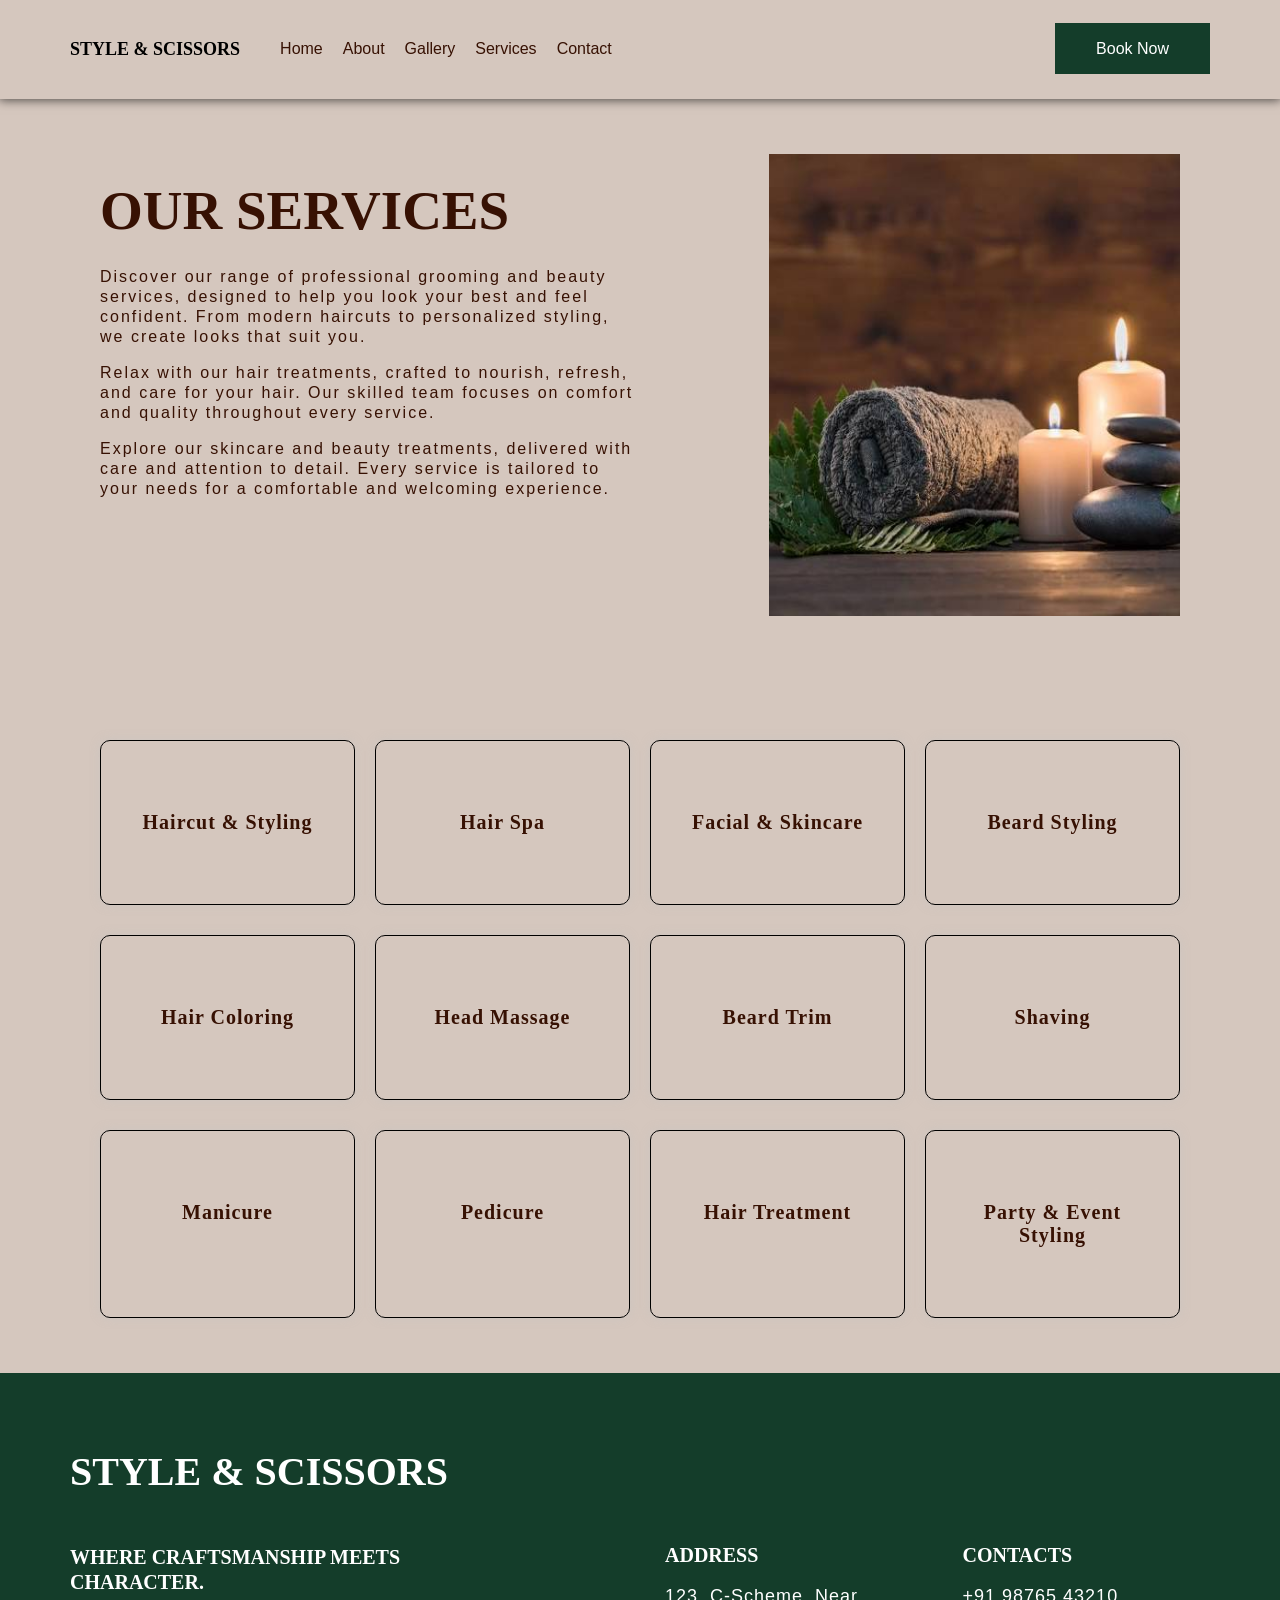
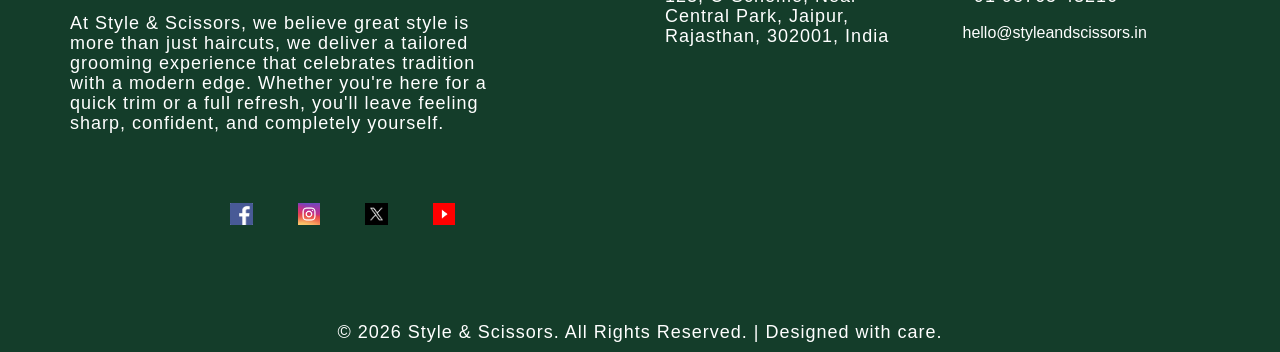
<file: service.html>
<!DOCTYPE html>
<html lang="en">
<head>
    <meta charset="UTF-8">
    <meta name="viewport" content="width=device-width, initial-scale=1.0">
    <title>Style & Scissors | Services</title>
    <link rel="stylesheet" href="style.css">
</head>
<body>
      <nav id="navbar">

    <div id="logo_nav_alingment_div">

        <header id="logo-header">
            <h1>STYLE & SCISSORS</h1>
        </header>

        <div id="navbar_links_home_page_div">
            <a class="navbar_links" href="index.html">Home</a>
            <a class="navbar_links" href="about.html">About</a>
            <a class="navbar_links" href="gallery.html">Gallery</a>
            <a class="navbar_links" href="service.html">Services</a>
            <a class="navbar_links" href="contact.html">Contact</a>
        </div>

    </div>

    <div id="booknow_link_navbar">
        <a id="booknow_link" href="booking.html">Book Now</a>
    </div>

    <div id="hamburger_button_div">
        <button id="hamburger_button">
            <span></span>
        </button>
    </div>

</nav>  
    <section id="info_section_for_services_page">
        <div>
            <div>
                <h1 id="heading_for_services_page">Our Services</h1 >
            </div>
            <div>
                <p class="para_for_services_page">Discover our range of professional grooming and beauty services, designed to help you look your best and feel confident. From modern haircuts to personalized styling, we create looks that suit you.</p>
                <p class="para_for_services_page">Relax with our hair treatments, crafted to nourish, refresh, and care for your hair. Our skilled team focuses on comfort and quality throughout every service.</p>
                <p class="para_for_services_page">Explore our skincare and beauty treatments, delivered with care and attention to detail. Every service is tailored to your needs for a comfortable and welcoming experience.</p>
            </div>
        </div>
        <div>
            <img id="id_for_services_section_img" src="image for services section heading.jpg" alt="image of a service">
        </div>
    </section>
    <section >
        <div id="div_for_all_the_services">
            <div class="div_for_each_service">
                <h3 class="heading_of_each_srvice">Haircut & Styling</h3>
            </div>
            <div class="div_for_each_service">
                <h3 class="heading_of_each_srvice">Hair Spa</h3>
            </div>
            <div class="div_for_each_service">
                <h3 class="heading_of_each_srvice">Facial & Skincare</h3>
            </div>
            <div class="div_for_each_service">
                <h3 class="heading_of_each_srvice">Beard Styling</h3>
            </div>
            <div class="div_for_each_service">
                <h3 class="heading_of_each_srvice">Hair Coloring</h3>
            </div>
            <div class="div_for_each_service">
                <h3 class="heading_of_each_srvice">Head Massage</h3>
            </div>
            <div class="div_for_each_service">
                <h3 class="heading_of_each_srvice">Beard Trim</h3>
            </div>
            <div class="div_for_each_service">
                <h3 class="heading_of_each_srvice">Shaving</h3>
            </div >
            <div class="div_for_each_service">
                <h3 class="heading_of_each_srvice">Manicure</h3>
            </div>
            <div class="div_for_each_service">
                <h3 class="heading_of_each_srvice">Pedicure</h3>
            </div>
            <div class="div_for_each_service">
                <h3 class="heading_of_each_srvice">Hair Treatment</h3>
            </div>
            <div class="div_for_each_service">
                <h3 class="heading_of_each_srvice">Party & Event Styling</h3>
            </div>
        </div>
    </section>
    <footer id="footer" >
    <div id="align_div_for_footer">
        <div>
           <div>
            <h3 id="heading_for_footer">STYLE & SCISSORS</h3>
           </div>
           <div>
            <h4 id="second_tagline_for_footer_section">where craftsmanship meets character.</h4>
           </div>
           <div>
            <p id="descripiton_for_footer">At Style & Scissors, we believe great style is more than just haircuts, we deliver a tailored grooming experience that celebrates tradition with a modern edge. Whether you're here for a quick trim or a full refresh, you'll leave feeling sharp, confident, and completely yourself.</p>
           </div>
           <div id="footer_links_div">
            <a class="footer_links" href=""><img class="footer_links_img" src="facebook_img.png" alt="facebook"></a>
            <a class="footer_links" href=""><img class="footer_links_img" src="insta_logo.jpg" alt="Instagram"></a>
            <a class="footer_links" href=""><img class="footer_links_img" src="logo for twitter.png" alt="X"></a>
            <a class="footer_links" href=""><img class="footer_links_img" src="youtube logo.png" alt="Youtube"></a>
           </div>
        </div>
        <div id="div_for_address_and_contacts_in_footer">
            <div>
                <div >
                   <h4 class="address_contact_heading_for_footer_section">Address</h4>
                </div>
                <div>
                   <p class="information_address_contact_para">123, C-Scheme, Near Central Park, Jaipur, Rajasthan, 302001, India</p>
                </div>
            </div>
            <div>
                <div>
                   <h4 class="address_contact_heading_for_footer_section">Contacts</h4>
                </div>
                <div>
                <p class="information_address_contact_para">+91 98765 43210</p>
                <p><a id="information_contact_para_email" href="mailto:hello@styleandscissors.in">hello@styleandscissors.in</a></p>
                </div>
            </div>
        </div>
    </div>
    <div>
        <p id="copyright_for_footer_para">© 2026 Style & Scissors. All Rights Reserved. | Designed with care.</p>
    </div>
    </footer>
</body>
</html>
</file>
<file: style.css>
body{
    margin: 0;
}

/* NAVBAR AND FOOTER CSS FOR EACH SECTION */

/* =========================
   NAVBAR
========================= */

#navbar {
    display: flex;
    justify-content: space-between;
    align-items: center;

    position: -webkit-sticky;
    position: sticky;
    top: 0;

    z-index: 100;

    background-color: rgb(213, 199, 190, 1);

    padding: 24px 70px;
    min-width: 0;

    box-shadow: 0px 0px 10px 1px rgb(0, 0, 0, 0.65);
}


/* =========================
   LOGO
========================= */

#logo_nav_alingment_div {
    display: flex;
    justify-content: space-between;
    align-items: center;
    gap: 40px;
}

#logo-header {
    font-family: 'cinzel', serif;
    font-size: 12px;
}


/* =========================
   NAVIGATION LINKS
========================= */

#navbar_links_home_page_div {
    display: flex;
    align-items: center;
}

.navbar_links {
    font-family: 'work sans', sans-serif;
    font-size: 16px;

    padding-right: 20px;

    text-decoration: none;
    color: rgb(55, 17, 3);
}


/* =========================
   BOOK NOW
========================= */

#booknow_link {
    border: 2px solid #143d2a;

    font-size: 16px;

    padding: 15px 39px;

    background-color: #143d2a;

    text-decoration: none;
    color: white;

    font-family: 'work sans', sans-serif;
}


/* =========================
   MOBILE MENU
========================= */

#mobile_menu {
    display: flex;
    align-items: center;

    gap: 30px;

    position: absolute;

    top: 25%;
    right: 0;

    background-color: rgb(213, 199, 190, 1);

    padding: 20px;
}


/* =========================
   HAMBURGER
========================= */

#hamburger_button_div {
    display: none;

    justify-content: center;
    align-items: center;
}

#hamburger_button {
    position: relative;

    width: 30px;
    height: 20px;

    border: none;
    padding: 0;

    background-color: transparent;
}

#hamburger_button::before,
#hamburger_button span,
#hamburger_button::after {
    position: absolute;

    width: 30px;
    height: 3px;

    background-color: #143d2a;
}

#hamburger_button::before {
    content: "";

    top: 50%;
    left: 50%;

    transform: translate(-50%, -10px);
}

#hamburger_button span {
    display: block;

    top: 50%;
    left: 50%;

    transform: translate(-50%, -50%);
}

#hamburger_button::after {
    content: "";

    top: 50%;
    left: 50%;

    transform: translate(-50%, 7px);
}


/* =========================
   MOBILE — 900px AND BELOW
========================= */

@media screen and (max-width: 900px) {

    #navbar_links_home_page_div {
        display: none;
    }

    #booknow_link_navbar {
        display: none;
    }

    #hamburger_button_div {
        display: flex;
    }

}

/* (B) footer:- */

#footer{
    background-color: #143d2a;
}

#align_div_for_footer{
    display: flex;
    gap: 50px;
    padding:75px 70px;
}

#align_div_for_footer > div{
    flex: 1;
}

#heading_for_footer{
    margin-top:0;
    font-size: 40px;
    color: white;
    font-family: 'cinzel',serif;
    text-transform: uppercase;
    margin-bottom: 50px;
}

#second_tagline_for_footer_section{
    margin-top:0;
    font-size: 20px;
    color: white;
    font-family: 'cinzel',serif;
    text-transform: uppercase;
    width: 80%;
    margin-bottom: 10px;
    line-height: 25px;
}

#descripiton_for_footer{
    color: white;
    font-family: 'work sans', sans-serif;
    font-size: 18px ;
    text-align: start;
    width: 80%;
    line-height: 20px;
    letter-spacing: 1px;
    margin-bottom: 70px;
}

#footer_links_div{
    display: grid;
    grid-template-columns: max-content max-content max-content max-content;
    gap: 40px;
}

.footer_links{
    font-family: 'work sans', sans-serif;
    font-size: 16px;
    text-decoration: none;
    color: white;
}

.footer_links_img{
    height: 22.5px;
    width: 22.5px;
}

#div_for_address_and_contacts_in_footer{
    display:flex ;
    gap: 50px;
}

#div_for_address_and_contacts_in_footer > div {
    flex: 1;
}

.address_contact_heading_for_footer_section{
    margin-top:0;
    font-size: 20px;
    color: white;
    font-family: 'cinzel',serif;
    text-transform: uppercase;
    margin-bottom: 10px;
    line-height: 25px;
    padding-top: 95px;
}

.information_address_contact_para{
    color: white;
    font-family: 'work sans', sans-serif;
    font-size: 18px;
    text-align: start;
    line-height: 20px;
    letter-spacing: 1px;
}

#information_contact_para_email{
    font-family: 'work sans', sans-serif;
    font-size: 16px;
    padding-right: 20px;
    text-decoration: none;
    color: white;
}

#copyright_for_footer_para{
    color: white;
    font-family: 'work sans', sans-serif;
    font-size: 18px;
    text-align: center;
    line-height: 20px;
    letter-spacing: 1px;
    margin-bottom: 0;
    padding-bottom: 10px;
}

@media screen and (max-width:1240px) {
    #align_div_for_footer, #navbar {
        padding-left: 10px;
        padding-right: 10px;
    }
}
@media screen and (max-width: 800px) {

    #align_div_for_footer {
        display: grid;
        grid-template-columns: 1fr;
        justify-items: center;
        align-items: center;
        text-align: center;
        padding: 40px;
        gap: 40px;
    }

    #second_tagline_for_footer_section,
#descripiton_for_footer {
    width: 100%;
    margin-left: auto;
    margin-right: auto;
    text-align: center;
}

    #div_for_social_media_links {
        display: flex;
        justify-content: center;
        align-items: center;
    }
    #footer_links_div {
    display: flex;
    justify-content: center;
    align-items: center;
}

}
@media screen and (max-width: 480px) {
    #div_for_address_and_contacts_in_footer {
        display: grid;
        grid-template-columns: 1fr;
        justify-content: center;
        align-items: center;
        justify-items: center;
        text-align: center;
        padding: 0 40px;
        gap: 0;
    }
}
@media screen and (max-width: 480px) {
    .address_contact_heading_for_footer_section {
        padding-top: 0;
    }
    .information_address_contact_para{
        padding-bottom: 20px;
    }
}



/* 1 CSS FOR HOME PAGE */


#hero_section_homepage{
    padding: 50px;
    background-color: rgb(0,0,0,0.65);
}

#background_image_for_the_hero_section{
    position: fixed;
    z-index: -50;
    height: 100%;
    width: 100%;
}

#div_for_5stars_and_para{
    display: flex;
    justify-content: center;
    gap: 20px;
    align-items: center;
    padding-top: 105px;
}

#id_for_herosection_5star{
    height: 25px;
    width: 75px;
}

#id_for_herosection_5000{
    font-family: 'work sans', sans-serif;
    font-size: 16px;
    color: white;
}

#for2ndh2inherosection{
    text-transform: uppercase;
    color: white;
    font-size: 58px;
    font-weight: bolder;
    font-family: 'cinzel',serif;
    display: flex;
    justify-content: center;
    text-align: center;
    margin: 10px 0;
}

#id_for_herosection_divider_white{
    display: flex;
    justify-content: center;
    align-items: center;
}

#id_for_herosection_divider_white_image{
    height: 100px;
    width: 500px;
    position: relative;
    top: -25px;
}

#for_tagline_hero_section{
    font-size: 17px;
    color: white;
    font-family: 'work sans', sans-serif;
    display: flex;
    justify-content: center;
    align-items: center;
    position: relative;
    top: -70px;
}

#booknow_link_hero_section_div{
    display: flex;
    justify-content: center;
    align-items: center;
    position: relative;
    top: -55px;
}

#booknow_link_hero_section{
    border: 2px solid #143d2a;
    font-size: 16px;
    padding: 15px 75px;
    background-color: #143d2a;
    text-decoration: none;
    color: white;
    font-family: 'work sans', sans-serif;
}

#id_for_aboutus_section{
    background-color: rgb(213, 199, 190, 1);
    display: flex;
    justify-content: space-between;
    padding: 90px 90px 90px 45px;
}

#heading_for_about_us_section{
    color: #143d2a;
    font-family: 'cinzel',serif;
    font-size: 55px;
    margin-top: 85px;
    margin-bottom: 10px;
    text-transform: uppercase;
}

.para_for_about_us_homepage{
    color: #143d2a;
    font-size: 16px;
    font-family: 'work sans', sans-serif;
    text-align: start;
    width: 80%;
    line-height: 20px;
    letter-spacing: 2px;
    margin-bottom: 22px;
}

#learn_more_link_for_about_us_section_div{
    display: flex;
    justify-content: start;
    margin-top: 50px;
}

#learn_more_link_for_about_us_section{
    border: 1px solid black;
    font-size: 16px;
    padding: 15px 50px;
    text-decoration: none;
    color: #143d2a;
    font-family: 'work sans', sans-serif;
}

#id_for_aboutsection_trimmer_brush_image{
    height: clamp( 290px,38vw,462px);
    width: clamp(345px,38vw,411px);
}

#id_for_gallery_section{
    background-color: rgb(213, 199, 190, 1);
    padding-top: 20px;
    padding-left: 90px;
    padding-right: 90px;
    padding-bottom: 90px;
}

#heading_for_gallery_section{
    color: rgb(55, 17, 3);
    font-family: 'cinzel',serif;
    font-size: 55px;
    text-transform: uppercase;
    text-align: center;
    margin-bottom: 0;
    margin-top: 0;
}

#tagline_for_gallery_homepage{
    color: rgb(55, 17, 3);
    font-family: 'work sans', sans-serif;
    font-size: 18px;
    text-align: center;
}

#div_for_gallery_images_homepage{
    display: grid;
    grid-template-columns:max-content max-content max-content max-content;
    justify-content: center;
    gap: 15px;
}

.images_for_gallery_homepage{
    height: clamp(200px,20vw,250px);
    width: clamp(200px,20vw,250px);
    margin: 50px auto;
}

#explore_gallery_link_for_gallery_section_div{
    display: flex;
    justify-content: center;
    margin-top: 50px;
}

#explore_gallery_link_for_gallery_section{
    border: 1px solid black;
    font-size: 16px;
    padding: 15px 50px;
    text-decoration: none;
    color: #143d2a;
    font-family: 'work sans', sans-serif;
}

#id_for_service_section{
    background-color: rgb(213, 199, 190, 1);
    padding-top: 20px;
    padding-left: 90px;
    padding-right: 90px;
    padding-bottom: 90px;
}

#heading_for_service_section{
    color: #143d2a;
    font-family: 'cinzel',serif;
    font-size: 55px;
    text-transform: uppercase;
    text-align: center;
    margin-bottom: 10px;
}

#tagline_for_service_homepage{
    color: #143d2a;
    font-family: 'work sans', sans-serif;
    font-size: 18px;
    text-align: center;
}

#div_for_service_section_3_kinds_of_services{
    display: grid;
    grid-template-columns: 1fr 1fr 1fr;
    gap: 15px;
    margin-top: 50px;
}

.single_section_div_for_services_homepage{
    border: 1px solid black;
    box-shadow: 0px 0px 10px 0px rgba(195.5, 195.5, 195.5, 0.5);
    border-radius: 10px;
    margin-top: 10px;
    min-width: 0px;
    letter-spacing: 1px;
}

.heading_for_servies_in_homepage{
    text-align: center;
    font-size: 20px;
    color: #143d2a;
    font-family: 'cinzel',serif;
    text-transform: capitalize;
    margin-bottom: 10px;
}

.descripiton_for_services_at_homepage_div{
    display: flex;
    justify-content: center;
    margin-bottom: 20px;
}

.descripiton_for_services_at_homepage{
    color: #143d2a;
    font-family: 'work sans', sans-serif;
    font-size: 16px;
    text-align: center;
    width: 80%;
}

#explore_services_link_for_services_section_div{
    display: flex;
    justify-content: center;
    margin-top: 50px;
}

#explore_services_link_for_services_section{
    border: 1px solid black;
    font-size: 16px;
    padding: 15px 50px;
    text-decoration: none;
    color: #143d2a;
    font-family: 'work sans', sans-serif;
}

@media screen and (max-width:1240px) {
    #hero_section_homepage, #id_for_aboutus_section, #id_for_gallery_section, #id_for_service_section {
        padding: 20px 20px;
    }
}
 @media screen and (max-width:930px) {
   #id_for_aboutus_section {
        display: grid;
        grid-template-columns: 1fr;
        justify-content: center;
        align-items: center;
        justify-items: center;
        text-align: center;
        padding: 40px 40px;
        gap: 0;

    }
    .para_for_about_us_homepage{
        justify-content: center;
       text-align: justify;
       padding: 15px 0      ;
       margin: 0 auto;
    }

    #id_for_aboutsection_trimmer_brush_image {
        padding-top: 25px;
    }

    #learn_more_link_for_about_us_section_div{
    display: flex;
    justify-content: center;
    margin-top: 50px;
    }

    #div_for_gallery_images_homepage{
    display: grid;
    grid-template-columns:max-content max-content;
    justify-content: center;
    align-content: center;
    gap: 0;
    }

    .images_for_gallery_homepage {
        margin: 5px;
    }

    #learn_more_link_for_about_us_section_div {
        margin-top: 25px;
    }

}
@media screen and (max-width:650px) {
    #div_for_service_section_3_kinds_of_services {
        display: grid;
    grid-template-columns: 1fr  ;
    padding: 0px 50px;
    background-color: rgb(213, 199, 190, 1);
    gap: 20px;
    justify-content: center;
    margin-top: 0;
    }
 }

 @media screen and (max-width:580px) {
    #for2ndh2inherosection {
        font-size: clamp(32px,8.5vw,58px);
        margin: 0 auto;
    }
    #id_for_herosection_divider_white_image {
        width: clamp(300px,40vw,500px)
    }

    #heading_for_gallery_section, #heading_for_about_us_section {
        font-size: clamp(45px,8.5vw,55px);
        margin: 0 auto;
    }

    #id_for_aboutsection_trimmer_brush_image{
    height: clamp( 250px,38vw,290px);
    width: clamp(300px,38vw,345px);
    }

    .images_for_gallery_homepage{
    height: clamp(150px,20vw,200px);
    width: clamp(150px,20vw,200px);
    margin: 5px;
}

 } 


/* 2 CSS FOR ABOUT PAGE :- */

#info_section_for_about_us{
    background-color: rgb(213, 199, 190, 1);
    display: flex;
    justify-content: space-between;
    padding: 55px 100px;
}

#heading_for_about_us_page{
    color: rgb(55, 17, 3);
    font-family: 'cinzel',serif;
    font-size: 55px;
    margin: 25px 0;
    text-transform: uppercase;
}

.para_for_about_us_page{
    color: rgb(55, 17, 3);
    font-size: 16px;
    font-family: 'work sans', sans-serif;
    text-align: start;
    width: 90%;
    line-height: 20px;
    letter-spacing: 2px;
}

#id_for_about_section_img{
    height: clamp( 290px,38vw,385px);
    width: clamp(345px,38vw,429px);
}

#founder_section_for_about_us{
    background-color: rgb(213, 199, 190, 1);
    display: grid;
    grid-template-columns: 1fr 1fr;
    padding: 55px 100px;
    gap: 0;
}

#id_for_founder_section_img{
    height: clamp( 290px,38vw,462px);
    width: clamp(345px,38vw,411px);
}

#div_for_founder_heading_and_para{
    margin-left: auto;
}

#heading_for_founder_section{
    color: #143d2a;
    font-family: 'cinzel',serif;
    font-size: 55px;
    margin-bottom: 10px;
    text-transform: uppercase;
}

#tagline_for_founder_section{
    color: #143d2a;
    font-size: 18px;
    font-family: 'work sans', sans-serif;
    text-align: start;
    line-height: 20px;
    letter-spacing: 2px;
    font-weight: bold;
}

.para_for_founder_section{
    color: #143d2a;
    font-size: 16px;
    font-family: 'work sans', sans-serif;
    text-align: start;
    line-height: 20px;
    letter-spacing: 2px;
    margin-bottom: 22px;
}

#section_for_review_page_aboutus{
    display: grid;
    grid-template-columns: 1fr 1fr;
    background-color: rgb(213, 199, 190, 1);
    padding: 55px 100px;
}

#div_for_reviews__headings_aboutuspage{
    margin-right: 75px;
}

.headings_of_review_section_aboutuspage{
    color: #143d2a;
    font-family: 'cinzel',serif;
    font-size: 48px;
    margin-bottom: 10px;
    text-transform: uppercase;
}

#div_for_600_and_2_review{
    display: flex;
    justify-content: start;
    gap: 100px;
}

.para_for_about_us_page_reviews_section_headings{
    color: #143d2a;
    font-size: 18px;
    font-family: 'work sans', sans-serif;
    text-align: start;
    line-height: 20px;
    letter-spacing: 2px;
    margin-bottom: 75px;
}

#img_for_review_about_us_page{
    height:111px;
    width: 286px;
    margin: 0 auto;
}

.div_for_name_and_stars{
    display: flex;
    justify-content: start;
    gap: 70px;
}

.names_of_reviwers_about_us_page{
    color: #143d2a;
    font-family: 'cinzel',serif;
    font-size: 22px;
    margin-bottom: 10px;
    text-transform: uppercase;
}

.images_of_green_star{
    height: 21px;
    width: 125px;
    align-self: center;
    transform: translateY(20px);
}

.para_for_review_aboutuspage{
    color: #143d2a;
    font-size: 16px;
    font-family: 'work sans', sans-serif;
    text-align: start;
    line-height: 20px;
    letter-spacing: 2px;
    width: 90%;
}

.divider_line_for_reviews{
    height:75px;
        width:  clamp(514px,20vw,690px);
    position: relative;
    top: -15px;
    margin-bottom: -30px;
}

@media screen and (max-width:1240px) {
    #section_for_review_page_aboutus, #founder_section_for_about_us, #info_section_for_about_us {
        padding: 55px 20px;
    }
}

@media screen and (max-width:930px) {
    #section_for_review_page_aboutus, #founder_section_for_about_us, #info_section_for_about_us {
        display: grid;
        grid-template-columns: 1fr;
        justify-content: center;
        align-items: center;
        justify-items: center;
        text-align: center;
        padding: 40px 40px;
        gap: 0;

    }

    #founder_section_for_about_us{
        #div_for_founder_image{
            order: 2;
        }
        #div_for_founder_heading_and_para{
            order: 1;
        }
    }


    .para_for_founder_section,.para_for_about_us_page{
       justify-content: center;
       text-align: justify;
       padding-bottom: 5px;
    }
    #tagline_for_founder_section{
        text-align: center;
    }
    #id_for_about_section_img,#id_for_founder_section_img {
        padding-top: 30px;
    }
    
    #div_for_600_and_2_review, .div_for_name_and_stars, .para_for_review_aboutuspage {
        justify-content: center;
        text-align: center;
        margin: 0 auto;
    }
    .para_for_review_aboutuspage{
        width: 80%;
        padding-top: 20px;
        
    }

    #img_for_review_about_us_page {
        margin: 0 auto;
    }

    #div_for_reviews__headings_aboutuspage {
        margin-right: 0;
    }

}
@media screen and (max-width:580px) {
    #heading_for_about_us_page,#heading_for_founder_section, .headings_of_review_section_aboutuspage {
        font-size: clamp(35px,8.5vw,55px);
        margin: 0 auto;
    }
        .div_for_name_and_stars{
            gap: 30px;
        }
        .divider_line_for_reviews{
            width: clamp(320px,40vw,514px);
        }

        #img_for_review_about_us_page {
        margin: 0 auto;
    }
}


/* 3 CSS FOR GALLERY PAGE :- */

#info_section_for_gallery{
    background-color: rgb(213, 199, 190, 1);
    display: flex;
    justify-content: space-between;
    padding: 55px 100px;
}

#heading_for_gallery_page{
    color: rgb(55, 17, 3);
    font-family: 'cinzel',serif;
    font-size: 55px;
    margin: 25px 0;
    text-transform: uppercase;
}

.para_for_gallery_page{
    color: rgb(55, 17, 3);
    font-size: 16px;
    font-family: 'work sans', sans-serif;
    text-align: start;
    width: 80%;
    line-height: 20px;
    letter-spacing: 2px;
}

#id_for_gallery_section_img{
    height: clamp( 290px,38vw,462px);
    width: clamp(345px,38vw,411px);
}

#div_for_gallery_images_page{
    display: grid;
    grid-template-columns: max-content max-content max-content;
    padding: 55px 100px;
    background-color: rgb(213, 199, 190, 1);
    gap:clamp(10px,1.5vw,20px);
    justify-content: center;
}

.images_for_gallery_page{
    height: clamp(285px,30vw,382.4px);
    width: clamp(285px,30vw,382.4px);
}

@media screen and (max-width:1240px) {
    #info_section_for_gallery, #div_for_gallery_images_page {
        padding: 55px 20px;
    }

}

    @media screen and (max-width:930px) {
   #info_section_for_gallery {
        display: grid;
        grid-template-columns: 1fr;
        justify-content: center;
        align-items: center;
        justify-items: center;
        text-align: center;
        padding: 40px 40px;
        gap: 0;

    }
    .para_for_gallery_page{
        justify-content: center;
       text-align: justify;
       padding-bottom: 10px;
       margin: 0 auto;
    }

    #id_for_gallery_section_img {
        padding-top: 75px;
    }

    .images_for_gallery_page{
    height: clamp(150px,30vw,285px);
    width: clamp(150px,30vw,285px);
}
}

    @media screen and (max-width:580px) {
        .images_for_gallery_page{
    height: clamp(90px,30vw,150px);
    width: clamp(90px,30vw,150px);
    }
        #div_for_gallery_images_page{
            gap: 9px;
        }
        #heading_for_gallery_page {
            font-size: clamp(45px,8.5vw,55px);
        margin: 0 auto;
        padding-bottom: 30px;
        }

        #id_for_gallery_section_img{
           height: clamp( 250px,38vw,290px);
            width: clamp(300px,38vw,345px);
}
}

/* 4 CSS FOR SERVICES PAGE:- */

#info_section_for_services_page{
    background-color: rgb(213, 199, 190, 1);
    display: flex;
    justify-content: space-between;
    padding: 55px 100px;
}

#heading_for_services_page{
    color: rgb(55, 17, 3);
    font-family: 'cinzel',serif;
    font-size: 55px;
    margin: 25px 0;
    text-transform: uppercase;
}

.para_for_services_page{
    color: rgb(55, 17, 3);
    font-size: 16px;
    font-family: 'work sans', sans-serif;
    text-align: start;
    width: 80%;
    line-height: 20px;
    letter-spacing: 2px;
}

#id_for_services_section_img{
    height: clamp( 290px,38vw,462px);
    width: clamp(345px,38vw,411px);
}

#div_for_all_the_services{
    display: grid;
    grid-template-columns: 1fr 1fr 1fr 1fr;
    padding: 55px 100px;
    background-color: rgb(213, 199, 190, 1);
    gap: 20px;
    justify-content: center;
}

.div_for_each_service{
    border: 1px solid black;
    box-shadow: 0px 0px 10px 0px rgba(195.5, 195.5, 195.5, 0.5);
    border-radius: 10px;
    margin-top: 10px;
    min-width: 0px;
    letter-spacing: 1px;
}

.heading_of_each_srvice{
    text-align: center;
    font-size: 20px;
    color:rgb(55, 17, 3);
    font-family: 'cinzel',serif;
    text-transform: capitalize;
    padding:50px 25px;
}

@media screen and (max-width:1240px) {
   #info_section_for_services_page, #div_for_all_the_services {
        padding: 55px 20px;
    }

}

 @media screen and (max-width:930px) {
   #info_section_for_services_page {
        display: grid;
        grid-template-columns: 1fr;
        justify-content: center;
        align-items: center;
        justify-items: center;
        text-align: center;
        padding: 40px 40px;
        gap: 0;

    }
    .para_for_services_page{
        justify-content: center;
       text-align: justify;
       padding-bottom: 10px;
       margin: 0 auto;
    }

    #id_for_services_section_img {
        padding-top: 75px;
    }

    #div_for_all_the_services {
        display: grid;
    grid-template-columns: 1fr 1fr 1fr ;
    padding: 55px 50px;
    background-color: rgb(213, 199, 190, 1);
    gap: 20px;
    justify-content: center;
    }

 }

 @media screen and (max-width:750px) {
    #div_for_all_the_services {
        display: grid;
    grid-template-columns: 1fr 1fr  ;
    padding: 55px 50px;
    background-color: rgb(213, 199, 190, 1);
    gap: 20px;
    justify-content: center;
    }
 }

  @media screen and (max-width:580px) {
       #heading_for_services_page {
            font-size: clamp(45px,8.5vw,55px);
        margin: 0 auto;
        padding-bottom: 30px;
        }

        #id_for_services_section_img {
           height: clamp( 250px,38vw,290px);
            width: clamp(300px,38vw,345px);
}
}

@media screen and (max-width:500px) {
    #div_for_all_the_services {
        display: grid;
    grid-template-columns: 1fr  ;
    padding: 55px 50px;
    background-color: rgb(213, 199, 190, 1);
    gap: 20px;
    justify-content: center;
    }
 }


/* 5 CSS FOR CONTACT PAGE:- */

#section_for_contact_page_divider {
    background-color: rgb(213, 199, 190, 1);
    display: flex;
    justify-content: space-between;
    align-items: flex-start;
    padding: 55px 200px;
    gap: 100px;
}

#heading_in_the_contact_page {
    color: rgb(55, 17, 3);
    font-family: 'cinzel', serif;
    font-size: 46px;
    margin-bottom: 20px;
    text-transform: uppercase;
}

#tagline_for_contact_page {
    color: rgb(55, 17, 3);
    font-size: 17px;
    font-family: 'work sans', sans-serif;
    text-align: start;
    line-height: 20px;
    letter-spacing: 2px;
    margin: 0 0 35px 0;

}

.phone_and_mail_heading_contact_page {
    color: rgb(55, 17, 3);
    font-size: 16px;
    font-family: 'work sans', sans-serif;
    text-align: start;
    line-height: 20px;
    letter-spacing: 1px;
    text-transform: capitalize;
    margin: 0 0 12px 0;

}

#phone_number_contact_page {
    color: rgb(55, 17, 3);
    font-size: 14px;
    font-family: 'work sans', sans-serif;
    text-align: start;
    line-height: 20px;
    letter-spacing: 1px;
    text-transform: capitalize;
        margin: 0 0 35px 0;

}

#email_for_contact_page {
    color: rgb(55, 17, 3);
    font-size: 14px;
    font-family: 'work sans', sans-serif;
    text-align: start;
    line-height: 20px;
    letter-spacing: 1px;
    text-decoration: none;
        margin: 0;

}

#div_for_email_contact_page {
    margin: 0 0 30px 0;
}

#footer_links_div {
    display: flex;
    justify-content: center;
    align-items: center;
    gap: 45px;
    width: 100%;
}

#div_with_info_on_contact_page {
    width: 45%;
}

#form_on_the_contact_page {
    margin: 15px auto;
    padding: 10px 20px;
    border: 2px solid rgb(213, 199, 190, 1);
    width: clamp(237px, 31vw, 400px);
    background-color: rgb(213, 199, 190, 1);
    box-sizing: border-box;
}

#project1_contact_me_form {
    display: grid;
}

#name,
#email,
#mobile_number,
#message {
    width: 100%;
    box-sizing: border-box;
    font-size: 14px;
    margin-bottom: 27px;
    padding: 16px;
    border: 1px solid rgb(55, 17, 3);
}

.formcontents {
    color: rgb(55, 17, 3);
    font-family: 'cinzel', serif;
    font-size: 15px;
    text-transform: uppercase;
}

#message {
    resize: none;
    height: 75px;
}

input[type="text"],
input[type="email"],
input[type="tel"],
textarea {
    font-size: 14px;
    font-family: 'cinzel', serif;
    text-transform: uppercase;
    color: rgb(55, 17, 3);
}

#submit_button_contact {
    border: 2px solid #143d2a;
    font-size: 16px;
    padding: 15px 75px;
    background-color: #143d2a;
    text-decoration: none;
    color: white;
    font-family: 'work sans', sans-serif;
}

#section_for_map {
    padding: 55px 200px;
    background-color: rgb(213, 199, 190, 1);
}

#map_for_contact_page {
    width: 100%;
}

@media screen and (max-width: 1240px) {

    #section_for_contact_page_divider,
    #section_for_map {
        padding: 20px 20px;
    }

    #section_for_contact_page_divider {
        display: grid;
        grid-template-columns: 1fr;
        justify-items: center;
        align-items: center;
        text-align: start;
        gap: 40px;
    }

    #div_for_submit_contact_page{
        display: flex;
        justify-content: center;
    }

    #div_with_info_on_contact_page {
        width: 100%;
        display: flex;
        flex-direction: column;
        align-items: center;
        text-align: center;
    }

    #heading_in_the_contact_page,
    #tagline_for_contact_page,
    .phone_and_mail_heading_contact_page,
    #phone_number_contact_page,
    #email_for_contact_page {
        text-align: center;
    }

    #div_for_email_contact_page {
        text-align: center;
    }

    #form_on_the_contact_page {
        width: clamp(237px, 80vw, 400px);
        margin: 0 auto;
    }
}
@media screen and (max-width:580px) {
       #heading_in_the_contact_page {
            font-size: clamp(27px,7.5vw,46px);
            margin: 0 auto;
       }
}


/* 6 CSS FOR BOOKING PAGE:- */

#section_for_booking_page {
    background-color: rgb(213, 199, 190, 1);
    padding: 55px 100px;
}

#heading_for_booking_page {
    color: #143d2a;
    font-family: 'cinzel', serif;
    font-size: 48px;
    margin: 0;
    text-transform: uppercase;
    text-align: center;
    white-space: nowrap;
}

#divider_for_booking_page_heading_div {
    display: flex;
    justify-content: center;
    align-items: center;
    margin-top: 15px;
}

#divider_for_booking_page_heading {
    width: min(700px, 90%);
    height: auto;
    position: relative;
    top: -50px;
}


/* =========================
   FORM
   ========================= */

#form_on_the_booking_page {
    width: 90%;
    max-width: 1100px;
    margin: 40px auto 0;
    box-sizing: border-box;
    position: relative;
    top: -75px;
}

#project1_booking_form {
    display: grid;
    gap: 30px;
}


/* Each row contains two fields */

.align_div_for_booking {
    display: grid;
    grid-template-columns: 1fr 1fr;
    gap: 40px;
}


/* Individual field */

.booking_field {
    display: flex;
    flex-direction: column;
    gap: 10px;
}


/* Labels */

.booking_field label,
.booking_message_field label {
    color: #371103;
    font-family: 'work sans', sans-serif;
    font-size: 17px;
    font-weight: 500;
}


/* Inputs and select */

#name_booking,
#email_booking,
#mobile_number_booking,
#date_booking,
#time_booking,
#servicetype_booking {
    width: 100%;
    box-sizing: border-box;
    border: 1px solid rgb(55, 17, 3);
    padding: 16px;
    font-size: 16px;
    background-color: white;
}


/* Message */

.booking_message_field {
    display: flex;
    flex-direction: column;
    gap: 10px;
}

#message_booking {
    width: 100%;
    box-sizing: border-box;
    border: 1px solid rgb(55, 17, 3);
    padding: 16px;
    font-size: 16px;
    resize: none;
}


/* Submit button */

#submit_button_div {
    display: flex;
    justify-content: center;
    margin-top: 10px;
}

#submit_button {
    border: 2px solid #143d2a;
    background-color: #143d2a;
    color: white;
    font-family: 'work sans', sans-serif;
    font-size: 16px;
    padding: 14px 60px;
    cursor: pointer;
}


/* =========================
   RESPONSIVE
   ========================= */

@media screen and (max-width: 1240px) {

    #section_for_booking_page {
        padding: 40px 20px;
    }

    #form_on_the_booking_page {
        width: 95%;
    }
}


/* =========================
   HEADING RESPONSIVENESS
   ========================= */

@media screen and (max-width: 900px) {

    #heading_for_booking_page {
        font-size: clamp(20px, 5.3vw, 42px);
    }

    #divider_for_booking_page_heading_div {
        margin-top: 10px;
    }

    #divider_for_booking_page_heading {
        width: 90%;
    }

    #form_on_the_booking_page {
        width: 95%;
        margin-top: 30px;
    }

    
}
@media screen and (max-width: 600px) {

    .align_div_for_booking {
        grid-template-columns: 1fr;
        gap: 30px;
    }

}


/* =========================
   SMALL SCREENS
   ========================= */

@media screen and (max-width: 580px) {

    #section_for_booking_page {
        padding: 30px 20px;
    }

    #heading_for_booking_page {
        font-size: clamp(18px, 6vw, 30px);
        white-space: nowrap;
    }

    #divider_for_booking_page_heading_div {
        margin-top: 8px;
    }

    #divider_for_booking_page_heading {
        width: 95%;
    }

    #form_on_the_booking_page {
        width: 100%;
        max-width: none;
        margin-top: 25px;
    }

    #project1_booking_form {
        gap: 22px;
    }

    .booking_field,
    .booking_message_field {
        gap: 7px;
    }

    .booking_field label,
    .booking_message_field label {
        font-size: 15px;
    }

    #name_booking,
    #email_booking,
    #mobile_number_booking,
    #date_booking,
    #time_booking,
    #servicetype_booking,
    #message_booking {
        width: 100%;
        padding: 13px;
        font-size: 15px;
    }

    #submit_button {
        width: 100%;
        padding: 13px 20px;
    }
}


/* =========================
   VERY SMALL SCREENS
   ========================= */

@media screen and (max-width: 345px) {

    #section_for_booking_page {
        padding: 25px 7px;
    }

    #heading_for_booking_page {
        font-size: clamp(15px, 5.3vw, 18px);
    }

    #divider_for_booking_page_heading {
        width: 100%;
    }

    #form_on_the_booking_page {
        width: 100%;
    }

    #name_booking,
    #email_booking,
    #mobile_number_booking,
    #date_booking,
    #time_booking,
    #servicetype_booking,
    #message_booking {
        padding: 11px;
        font-size: 14px;
    }

    #submit_button {
        font-size: 14px;
        padding: 12px 15px;
    }
}
</file>
